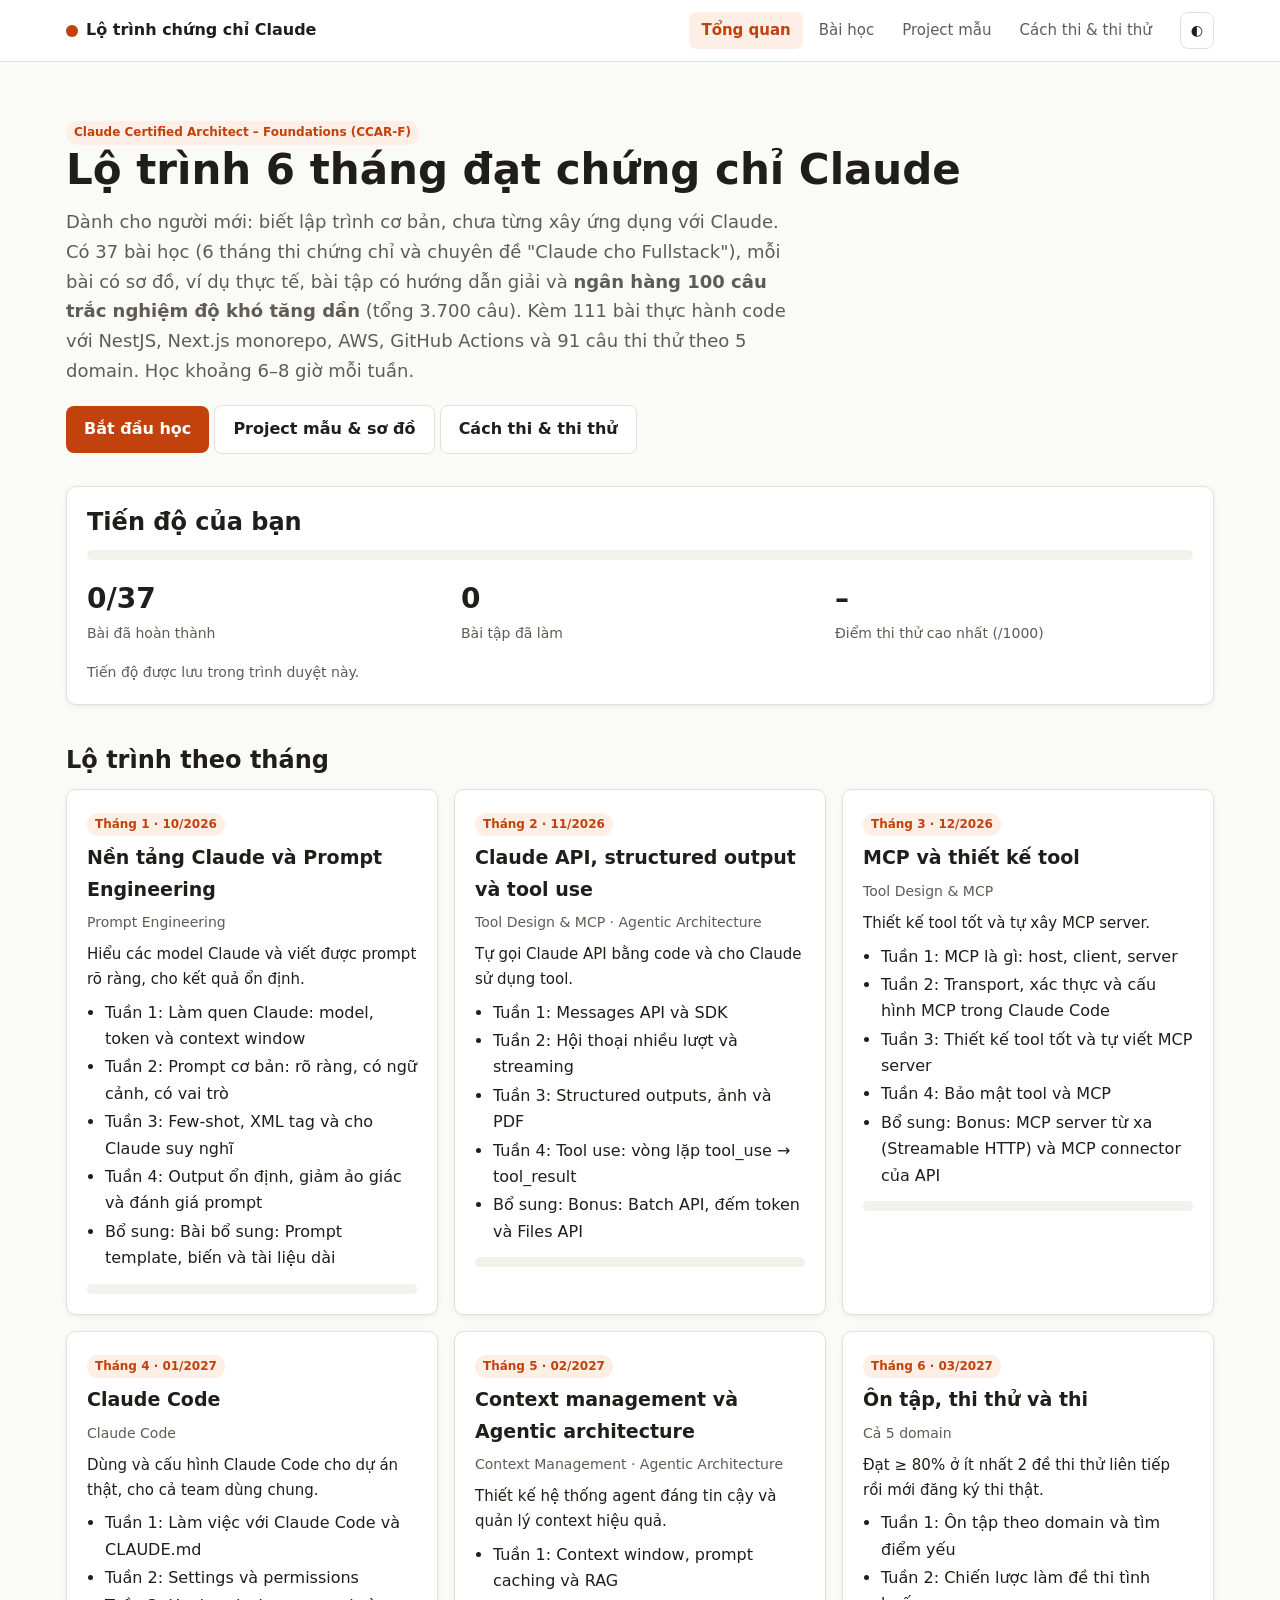
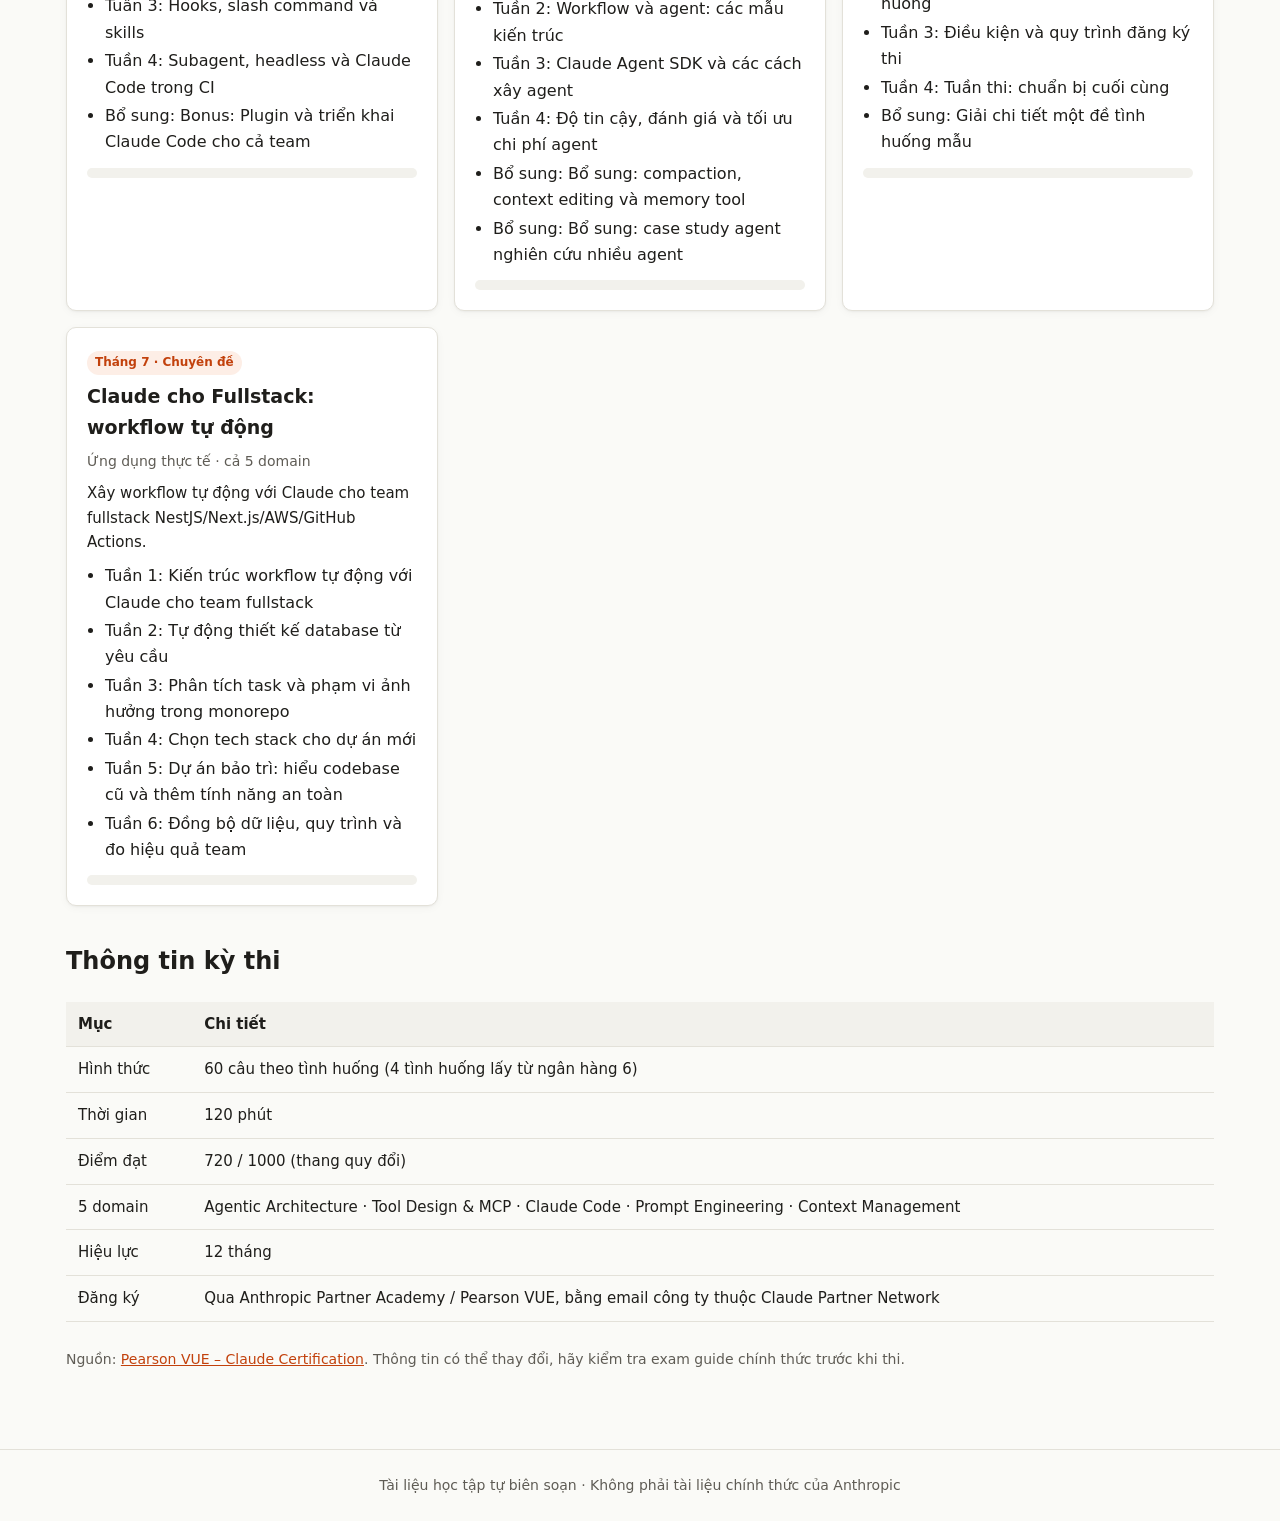
<file: docs/index.html>
<!doctype html>
<html lang="vi">
<head>
  <meta charset="utf-8">
  <meta name="viewport" content="width=device-width, initial-scale=1">
  <title>Lộ trình chứng chỉ Claude</title>
  <meta name="description" content="Lộ trình 6 tháng cho người mới bắt đầu để đạt chứng chỉ Claude Certified Architect – Foundations.">
  <link rel="stylesheet" href="assets/css/style.css">
</head>
<body>
  <header class="site-header"></header>

  <main class="container">
    <section class="hero">
      <span class="tag accent">Claude Certified Architect – Foundations (CCAR-F)</span>
      <h1>Lộ trình 6 tháng đạt chứng chỉ Claude</h1>
      <p>Dành cho người mới: biết lập trình cơ bản, chưa từng xây ứng dụng với Claude. Có 37 bài học (6 tháng thi chứng chỉ và chuyên đề "Claude cho Fullstack"), mỗi bài có sơ đồ, ví dụ thực tế, bài tập có hướng dẫn giải và <strong>ngân hàng 100 câu trắc nghiệm độ khó tăng dần</strong> (tổng 3.700 câu). Kèm 111 bài thực hành code với NestJS, Next.js monorepo, AWS, GitHub Actions và 91 câu thi thử theo 5 domain. Học khoảng 6–8 giờ mỗi tuần.</p>
      <a class="btn" id="continue-btn" href="lesson.html">Bắt đầu học</a>
      <a class="btn secondary" href="project.html">Project mẫu &amp; sơ đồ</a>
      <a class="btn secondary" href="exam.html">Cách thi &amp; thi thử</a>
    </section>

    <section class="card" style="margin-top:24px">
      <h2 style="margin-top:0">Tiến độ của bạn</h2>
      <div class="progress" aria-label="Tiến độ bài học"><span id="progress-bar" style="width:0"></span></div>
      <div class="stat-row">
        <div class="stat"><div class="num" id="stat-lessons">0</div><div class="lbl">Bài đã hoàn thành</div></div>
        <div class="stat"><div class="num" id="stat-exercises">0</div><div class="lbl">Bài tập đã làm</div></div>
        <div class="stat"><div class="num" id="stat-exam">–</div><div class="lbl">Điểm thi thử cao nhất (/1000)</div></div>
      </div>
      <p class="muted" style="margin:0;font-size:14px">Tiến độ được lưu trong trình duyệt này.</p>
    </section>

    <h2>Lộ trình theo tháng</h2>
    <div class="grid cols-3" id="months"></div>

    <h2>Thông tin kỳ thi</h2>
    <div class="table-wrap">
      <table>
        <tr><th>Mục</th><th>Chi tiết</th></tr>
        <tr><td>Hình thức</td><td>60 câu theo tình huống (4 tình huống lấy từ ngân hàng 6)</td></tr>
        <tr><td>Thời gian</td><td>120 phút</td></tr>
        <tr><td>Điểm đạt</td><td>720 / 1000 (thang quy đổi)</td></tr>
        <tr><td>5 domain</td><td>Agentic Architecture · Tool Design &amp; MCP · Claude Code · Prompt Engineering · Context Management</td></tr>
        <tr><td>Hiệu lực</td><td>12 tháng</td></tr>
        <tr><td>Đăng ký</td><td>Qua Anthropic Partner Academy / Pearson VUE, bằng email công ty thuộc Claude Partner Network</td></tr>
      </table>
    </div>
    <p class="muted" style="font-size:14px">Nguồn: <a href="https://www.pearsonvue.com/us/en/anthropic.html">Pearson VUE – Claude Certification</a>. Thông tin có thể thay đổi, hãy kiểm tra exam guide chính thức trước khi thi.</p>
  </main>

  <footer class="site-footer">Tài liệu học tập tự biên soạn · Không phải tài liệu chính thức của Anthropic</footer>

  <script src="assets/js/app.js"></script>
  <script src="assets/js/data/month1.js"></script>
  <script src="assets/js/data/month2.js"></script>
  <script src="assets/js/data/month3.js"></script>
  <script src="assets/js/data/month4.js"></script>
  <script src="assets/js/data/month5.js"></script>
  <script src="assets/js/data/month6.js"></script>
  <script src="assets/js/data/month7.js"></script>
  <script src="assets/js/pages/index.js"></script>
</body>
</html>
</file>
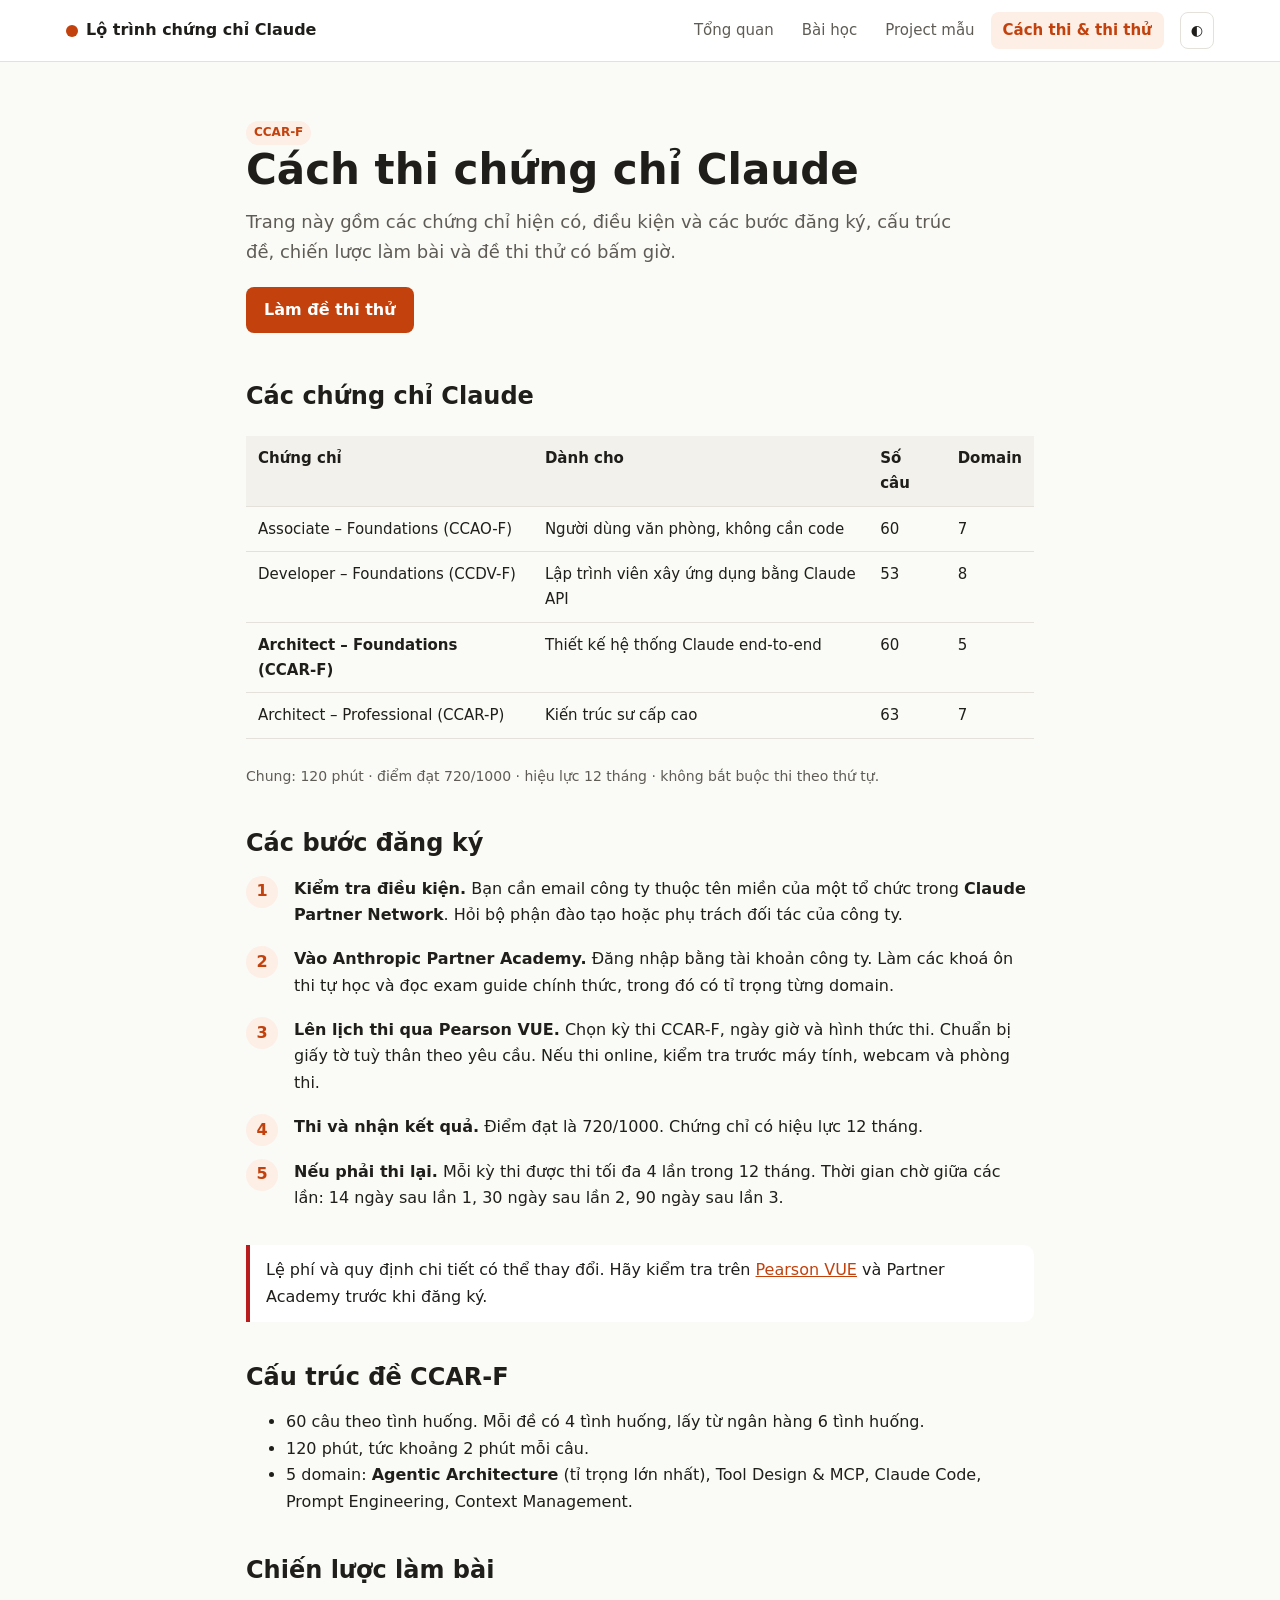
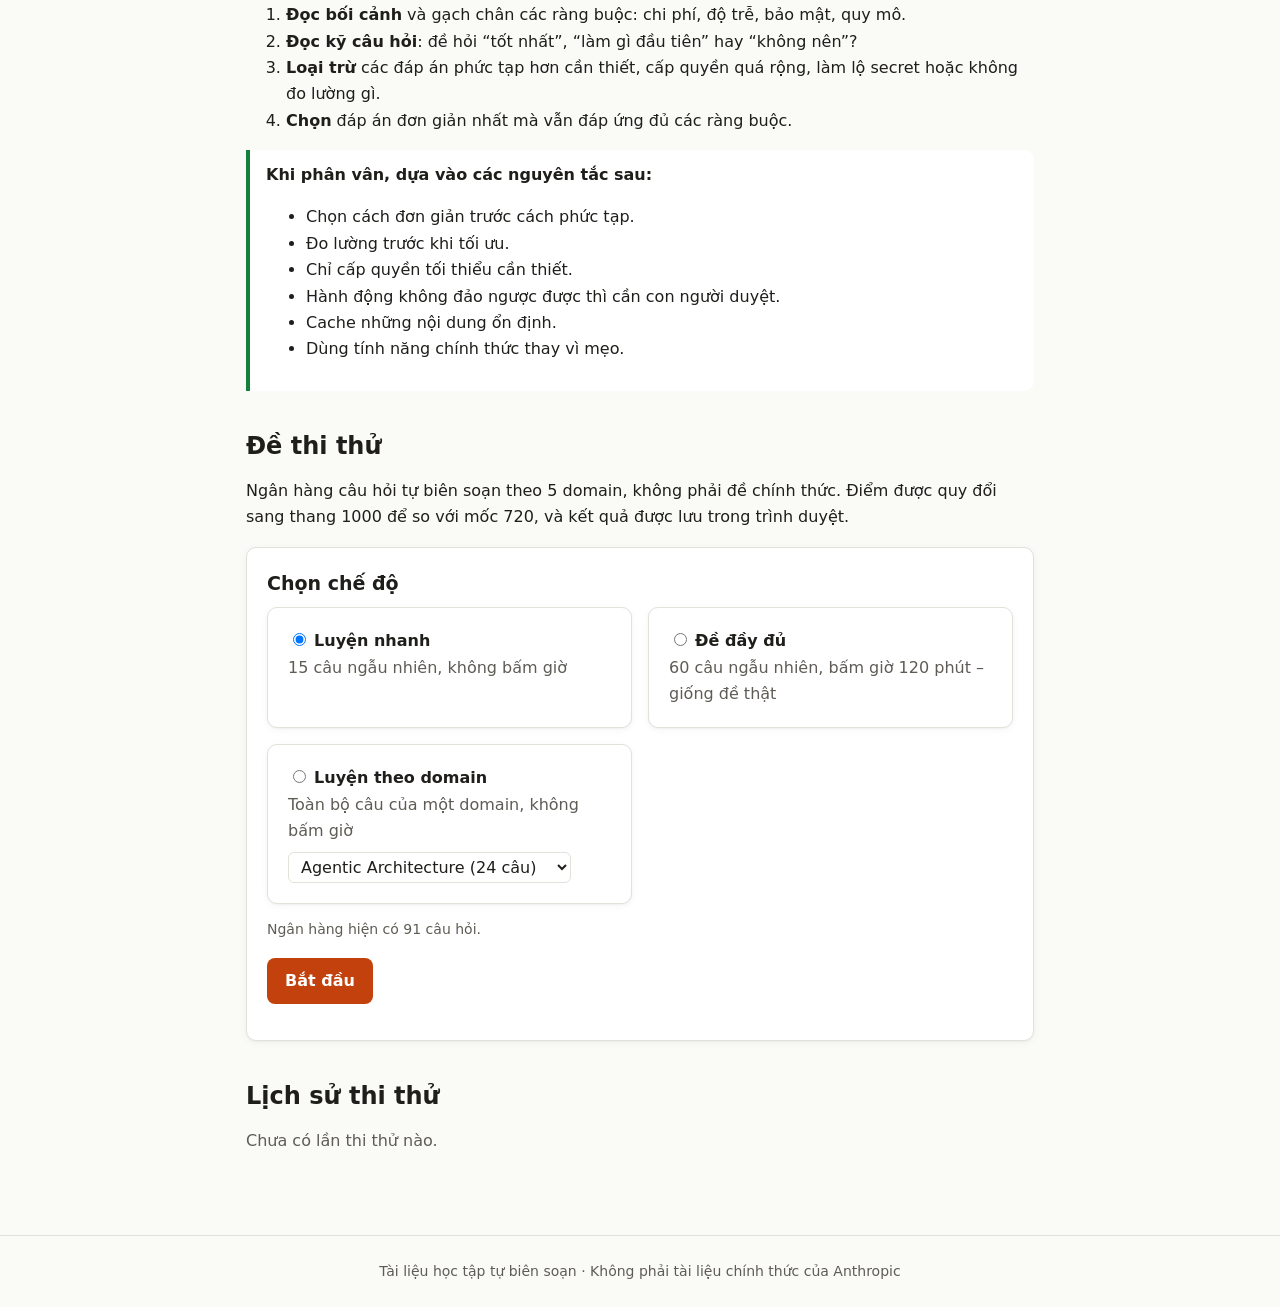
<file: docs/exam.html>
<!doctype html>
<html lang="vi">
<head>
  <meta charset="utf-8">
  <meta name="viewport" content="width=device-width, initial-scale=1">
  <title>Cách thi chứng chỉ Claude</title>
  <meta name="description" content="Hướng dẫn đăng ký, cấu trúc đề, chiến lược làm bài và đề thi thử chứng chỉ Claude Certified Architect – Foundations.">
  <link rel="stylesheet" href="assets/css/style.css">
</head>
<body>
  <header class="site-header"></header>

  <main class="container narrow">
    <section class="hero">
      <span class="tag accent">CCAR-F</span>
      <h1>Cách thi chứng chỉ Claude</h1>
      <p>Trang này gồm các chứng chỉ hiện có, điều kiện và các bước đăng ký, cấu trúc đề, chiến lược làm bài và đề thi thử có bấm giờ.</p>
      <a class="btn" href="#mock">Làm đề thi thử</a>
    </section>

    <h2>Các chứng chỉ Claude</h2>
    <div class="table-wrap">
      <table>
        <tr><th>Chứng chỉ</th><th>Dành cho</th><th>Số câu</th><th>Domain</th></tr>
        <tr><td>Associate – Foundations (CCAO-F)</td><td>Người dùng văn phòng, không cần code</td><td>60</td><td>7</td></tr>
        <tr><td>Developer – Foundations (CCDV-F)</td><td>Lập trình viên xây ứng dụng bằng Claude API</td><td>53</td><td>8</td></tr>
        <tr><td><strong>Architect – Foundations (CCAR-F)</strong></td><td>Thiết kế hệ thống Claude end-to-end</td><td>60</td><td>5</td></tr>
        <tr><td>Architect – Professional (CCAR-P)</td><td>Kiến trúc sư cấp cao</td><td>63</td><td>7</td></tr>
      </table>
    </div>
    <p class="muted" style="font-size:14px">Chung: 120 phút · điểm đạt 720/1000 · hiệu lực 12 tháng · không bắt buộc thi theo thứ tự.</p>

    <h2>Các bước đăng ký</h2>
    <ol class="steps">
      <li><strong>Kiểm tra điều kiện.</strong> Bạn cần email công ty thuộc tên miền của một tổ chức trong <strong>Claude Partner Network</strong>. Hỏi bộ phận đào tạo hoặc phụ trách đối tác của công ty.</li>
      <li><strong>Vào Anthropic Partner Academy.</strong> Đăng nhập bằng tài khoản công ty. Làm các khoá ôn thi tự học và đọc exam guide chính thức, trong đó có tỉ trọng từng domain.</li>
      <li><strong>Lên lịch thi qua Pearson VUE.</strong> Chọn kỳ thi CCAR-F, ngày giờ và hình thức thi. Chuẩn bị giấy tờ tuỳ thân theo yêu cầu. Nếu thi online, kiểm tra trước máy tính, webcam và phòng thi.</li>
      <li><strong>Thi và nhận kết quả.</strong> Điểm đạt là 720/1000. Chứng chỉ có hiệu lực 12 tháng.</li>
      <li><strong>Nếu phải thi lại.</strong> Mỗi kỳ thi được thi tối đa 4 lần trong 12 tháng. Thời gian chờ giữa các lần: 14 ngày sau lần 1, 30 ngày sau lần 2, 90 ngày sau lần 3.</li>
    </ol>
    <div class="callout warn">Lệ phí và quy định chi tiết có thể thay đổi. Hãy kiểm tra trên <a href="https://www.pearsonvue.com/us/en/anthropic.html" target="_blank" rel="noopener">Pearson VUE</a> và Partner Academy trước khi đăng ký.</div>

    <h2>Cấu trúc đề CCAR-F</h2>
    <ul>
      <li>60 câu theo tình huống. Mỗi đề có 4 tình huống, lấy từ ngân hàng 6 tình huống.</li>
      <li>120 phút, tức khoảng 2 phút mỗi câu.</li>
      <li>5 domain: <strong>Agentic Architecture</strong> (tỉ trọng lớn nhất), Tool Design &amp; MCP, Claude Code, Prompt Engineering, Context Management.</li>
    </ul>

    <h2>Chiến lược làm bài</h2>
    <ol>
      <li><strong>Đọc bối cảnh</strong> và gạch chân các ràng buộc: chi phí, độ trễ, bảo mật, quy mô.</li>
      <li><strong>Đọc kỹ câu hỏi</strong>: đề hỏi “tốt nhất”, “làm gì đầu tiên” hay “không nên”?</li>
      <li><strong>Loại trừ</strong> các đáp án phức tạp hơn cần thiết, cấp quyền quá rộng, làm lộ secret hoặc không đo lường gì.</li>
      <li><strong>Chọn</strong> đáp án đơn giản nhất mà vẫn đáp ứng đủ các ràng buộc.</li>
    </ol>
    <div class="callout tip"><strong>Khi phân vân, dựa vào các nguyên tắc sau:</strong>
      <ul>
        <li>Chọn cách đơn giản trước cách phức tạp.</li>
        <li>Đo lường trước khi tối ưu.</li>
        <li>Chỉ cấp quyền tối thiểu cần thiết.</li>
        <li>Hành động không đảo ngược được thì cần con người duyệt.</li>
        <li>Cache những nội dung ổn định.</li>
        <li>Dùng tính năng chính thức thay vì mẹo.</li>
      </ul>
    </div>

    <h2 id="mock">Đề thi thử</h2>
    <p>Ngân hàng câu hỏi tự biên soạn theo 5 domain, không phải đề chính thức. Điểm được quy đổi sang thang 1000 để so với mốc 720, và kết quả được lưu trong trình duyệt.</p>

    <div class="card" id="exam-setup">
      <h3 style="margin-top:0">Chọn chế độ</h3>
      <div class="grid cols-2">
        <label class="card" style="cursor:pointer">
          <input type="radio" name="mode" value="quick" checked> <strong>Luyện nhanh</strong><br>
          <span class="muted">15 câu ngẫu nhiên, không bấm giờ</span>
        </label>
        <label class="card" style="cursor:pointer">
          <input type="radio" name="mode" value="full"> <strong>Đề đầy đủ</strong><br>
          <span class="muted" id="full-desc">60 câu ngẫu nhiên, 120 phút – giống đề thật</span>
        </label>
        <label class="card" style="cursor:pointer">
          <input type="radio" name="mode" value="domain"> <strong>Luyện theo domain</strong><br>
          <span class="muted">Toàn bộ câu của một domain, không bấm giờ</span><br>
          <select id="domain-select" style="margin-top:8px;font:inherit;padding:4px 8px;border-radius:6px;border:1px solid var(--border);background:var(--surface);color:var(--text)"></select>
        </label>
      </div>
      <p class="muted" id="bank-size" style="font-size:14px;margin-bottom:0"></p>
      <p><button class="btn" type="button" id="start-btn">Bắt đầu</button></p>
    </div>

    <div id="exam-area" hidden>
      <div class="exam-bar">
        <span id="exam-progress">0 / 0 đã trả lời</span>
        <span class="timer" id="timer" aria-live="off"></span>
        <button class="btn small" type="button" id="submit-btn">Nộp bài</button>
      </div>
      <div id="exam-questions"></div>
    </div>

    <div id="exam-result" hidden></div>

    <h2>Lịch sử thi thử</h2>
    <div id="history"></div>
  </main>

  <footer class="site-footer">Tài liệu học tập tự biên soạn · Không phải tài liệu chính thức của Anthropic</footer>

  <script src="assets/js/app.js"></script>
  <script src="assets/js/exam-data.js"></script>
  <script src="assets/js/exam/extra-m1.js"></script>
  <script src="assets/js/exam/extra-m2.js"></script>
  <script src="assets/js/exam/extra-m3.js"></script>
  <script src="assets/js/exam/extra-m4.js"></script>
  <script src="assets/js/exam/extra-m5.js"></script>
  <script src="assets/js/exam/extra-m6.js"></script>
  <script src="assets/js/pages/exam.js"></script>
</body>
</html>
</file>
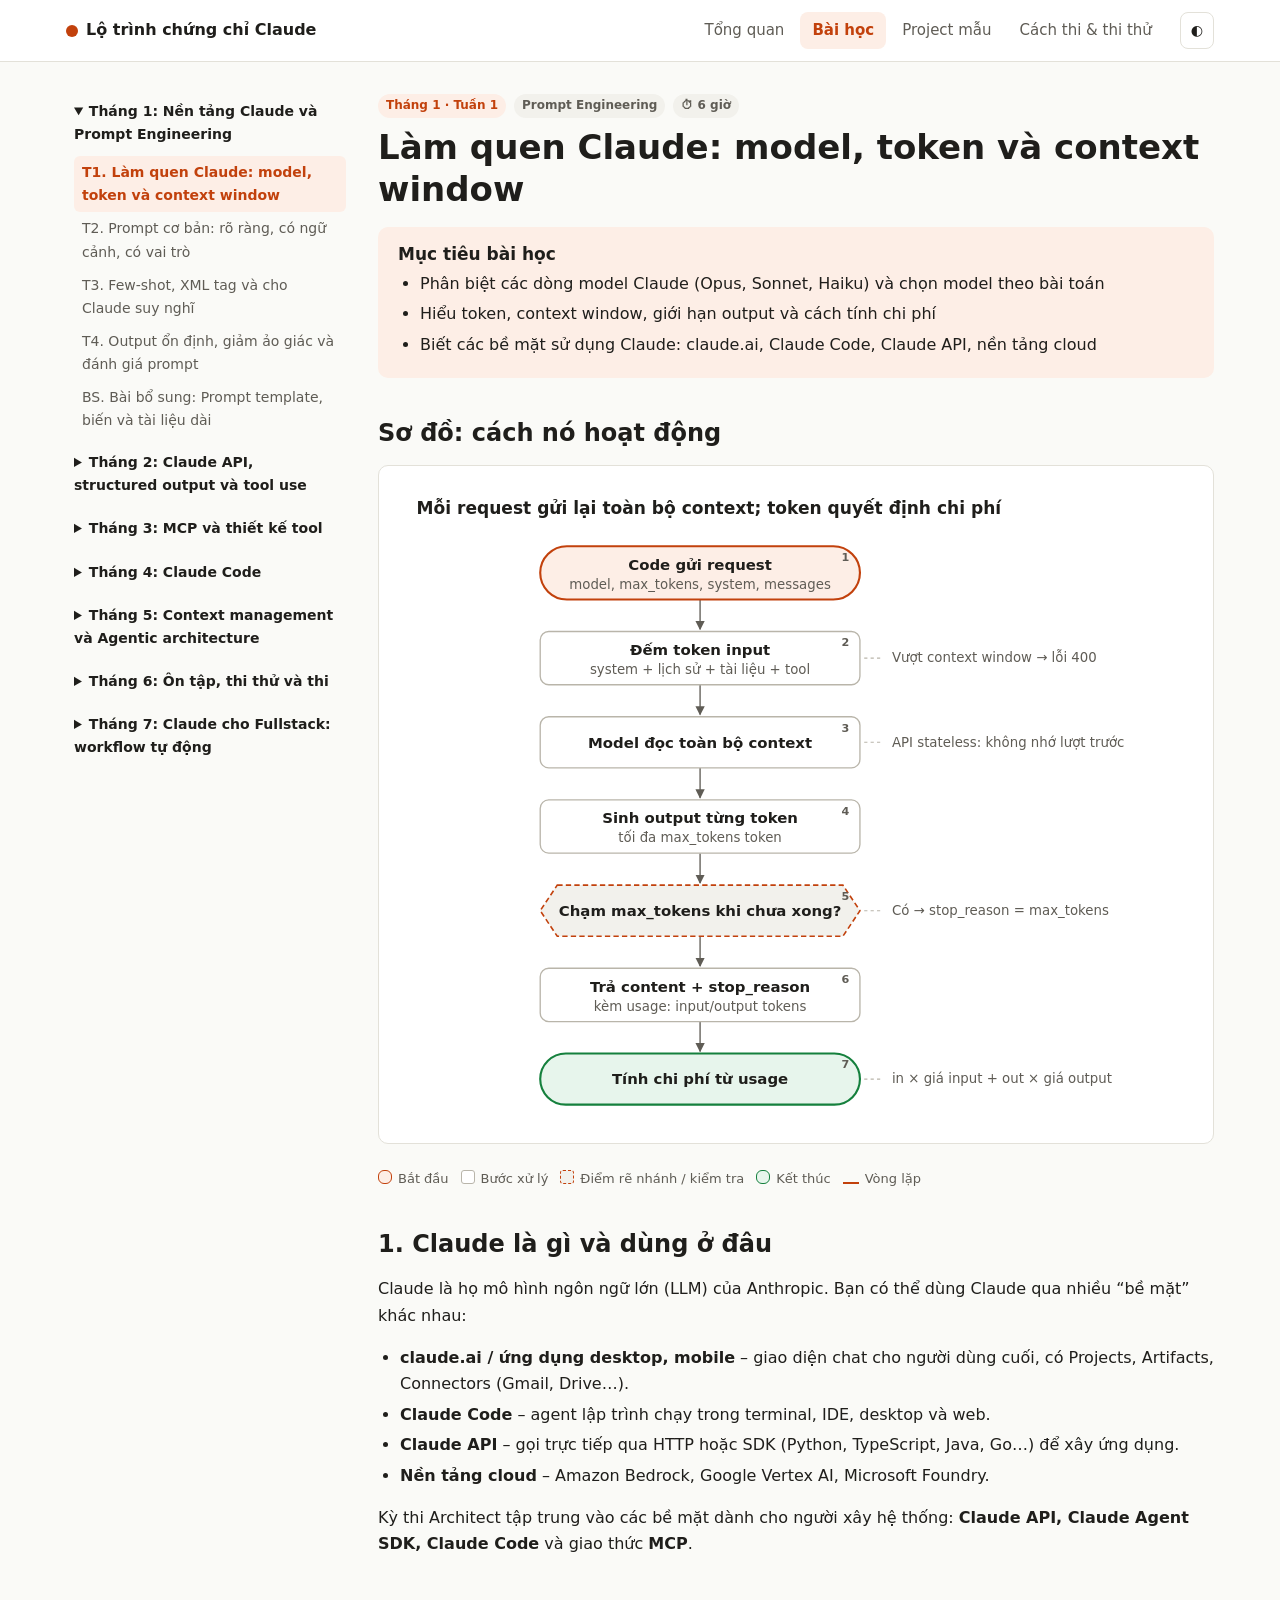
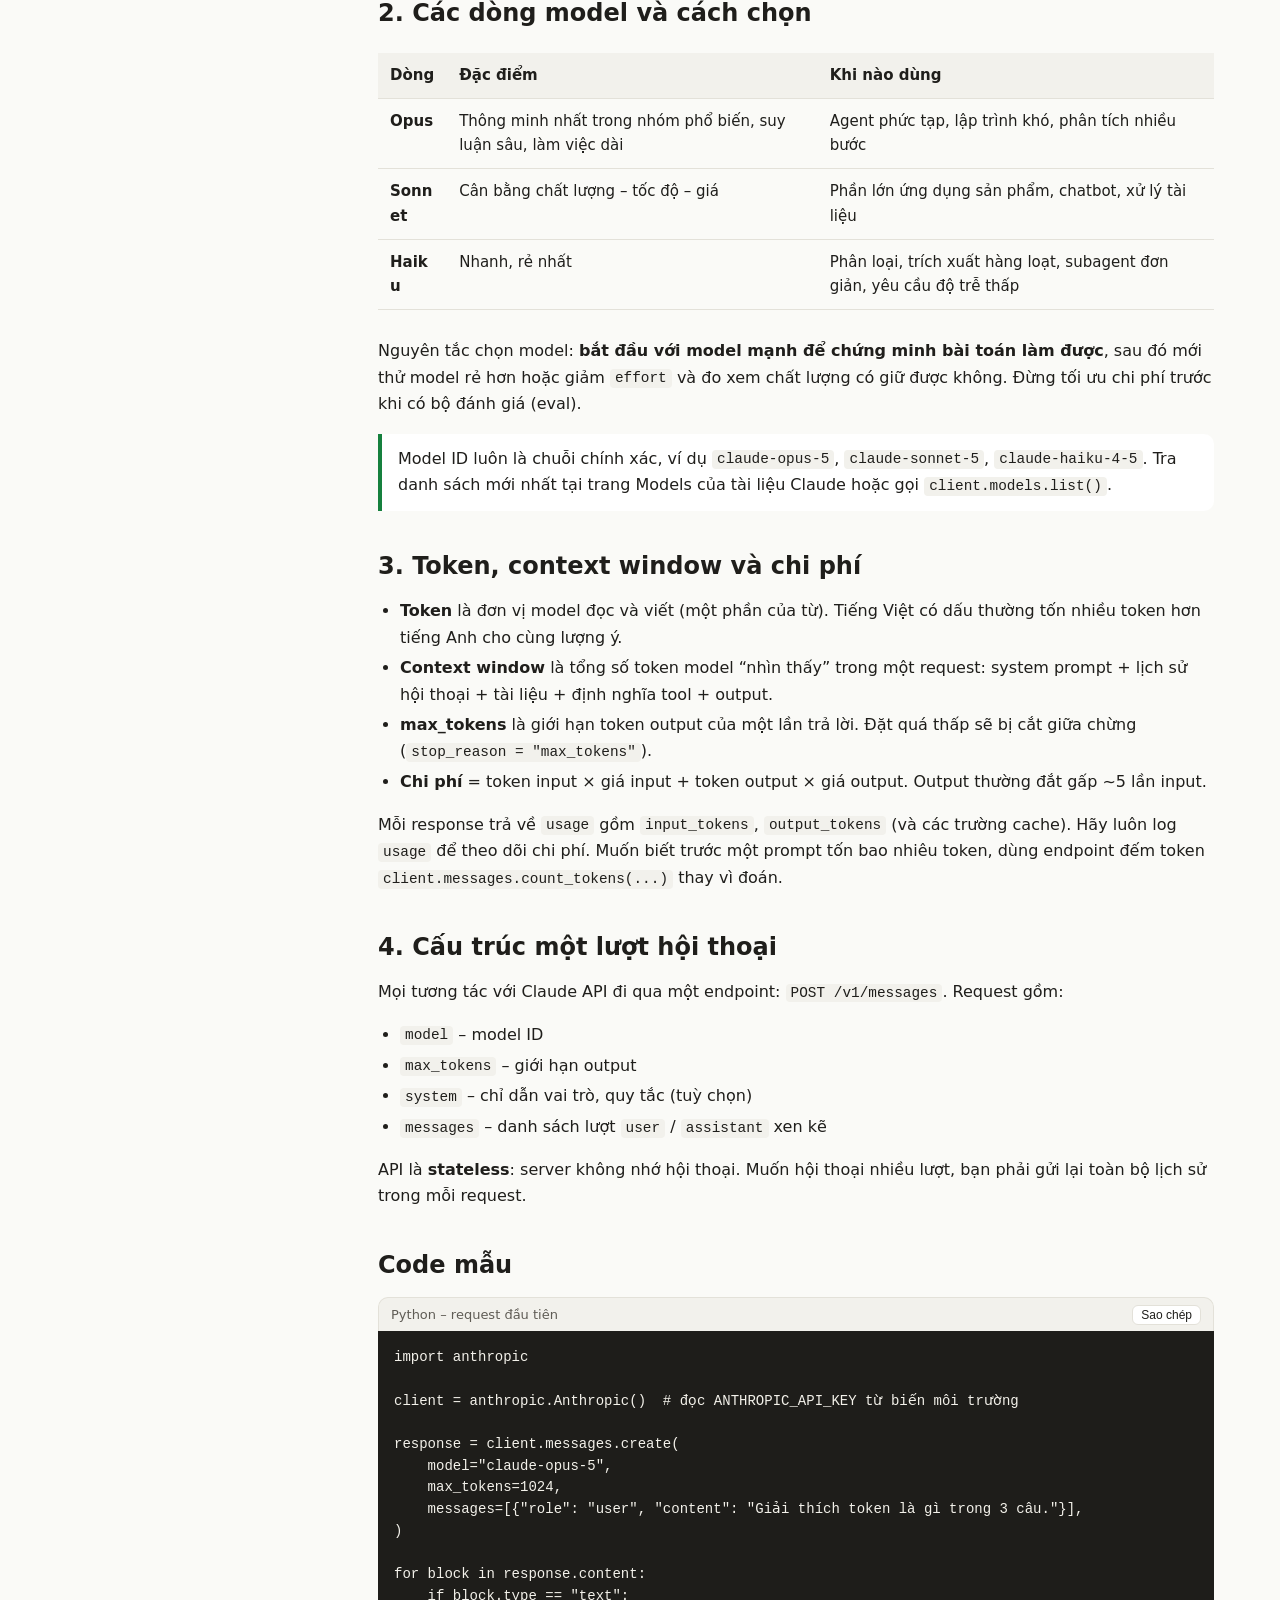
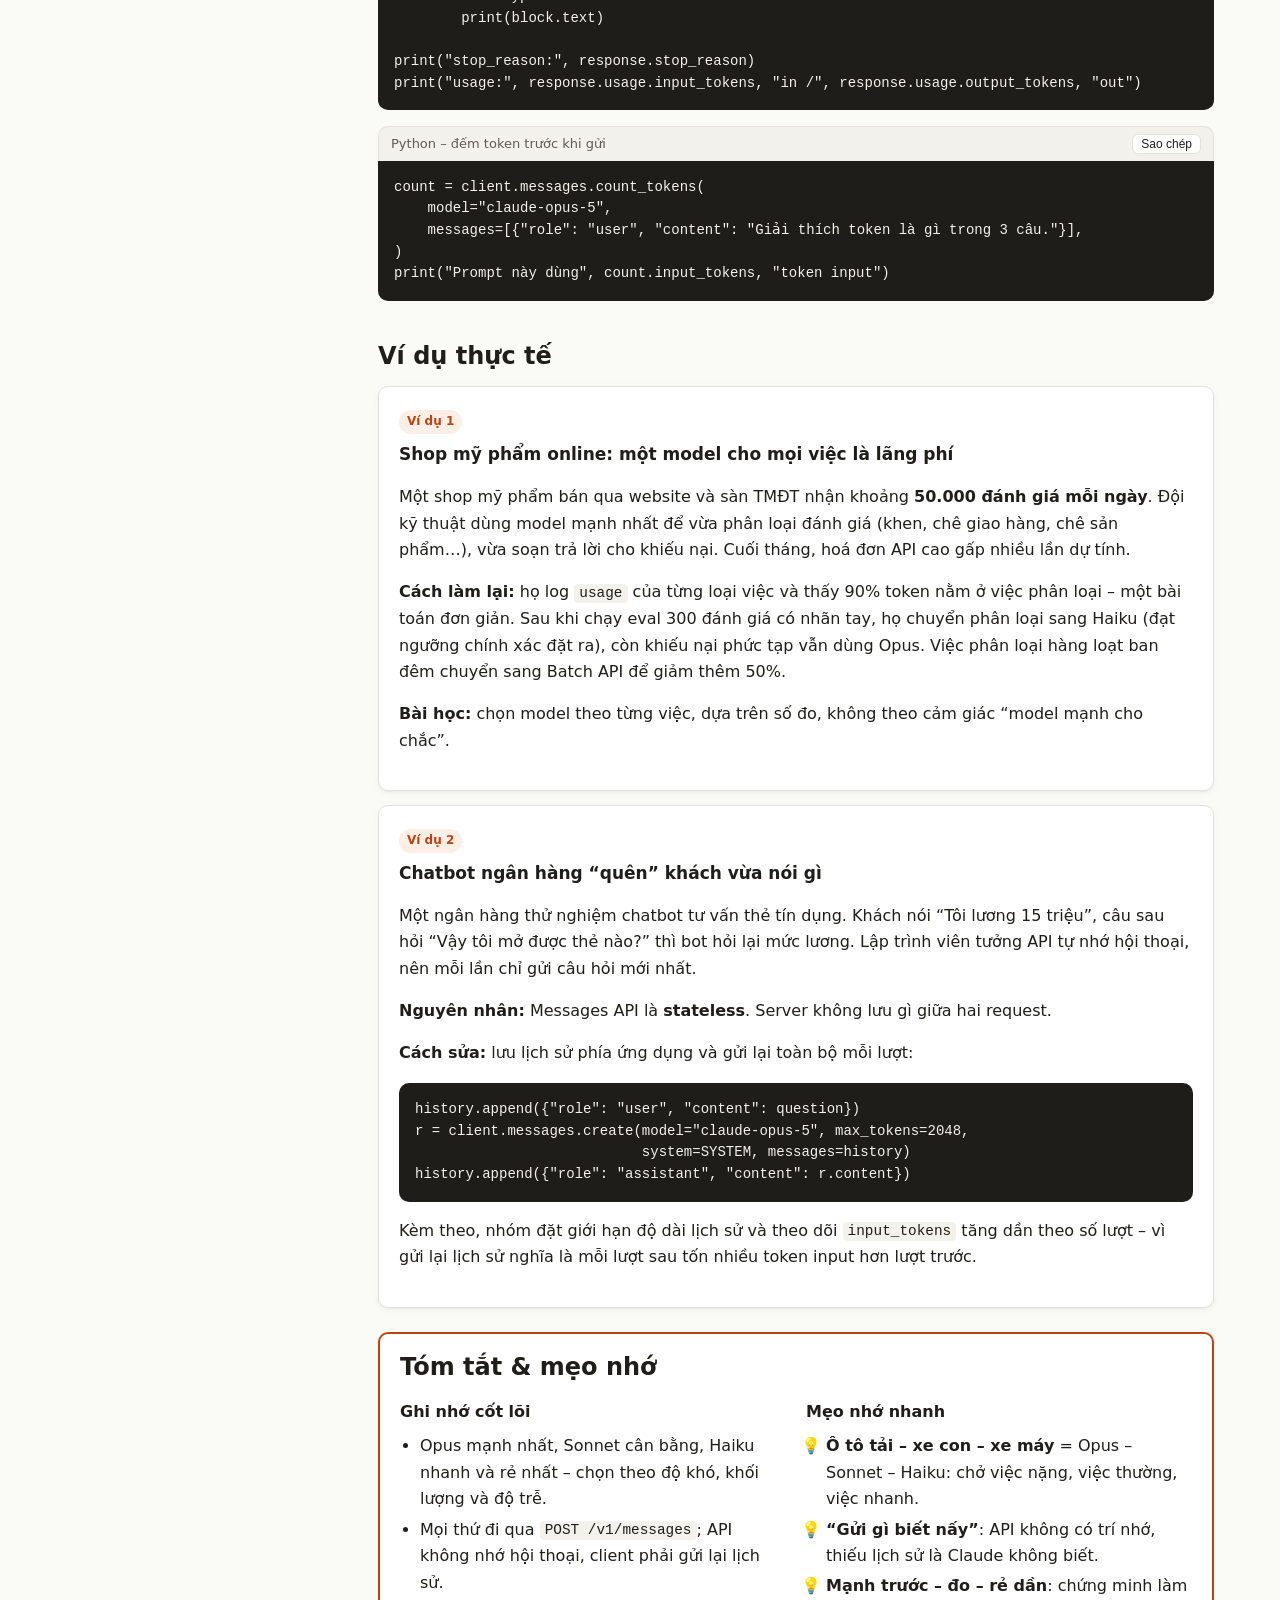
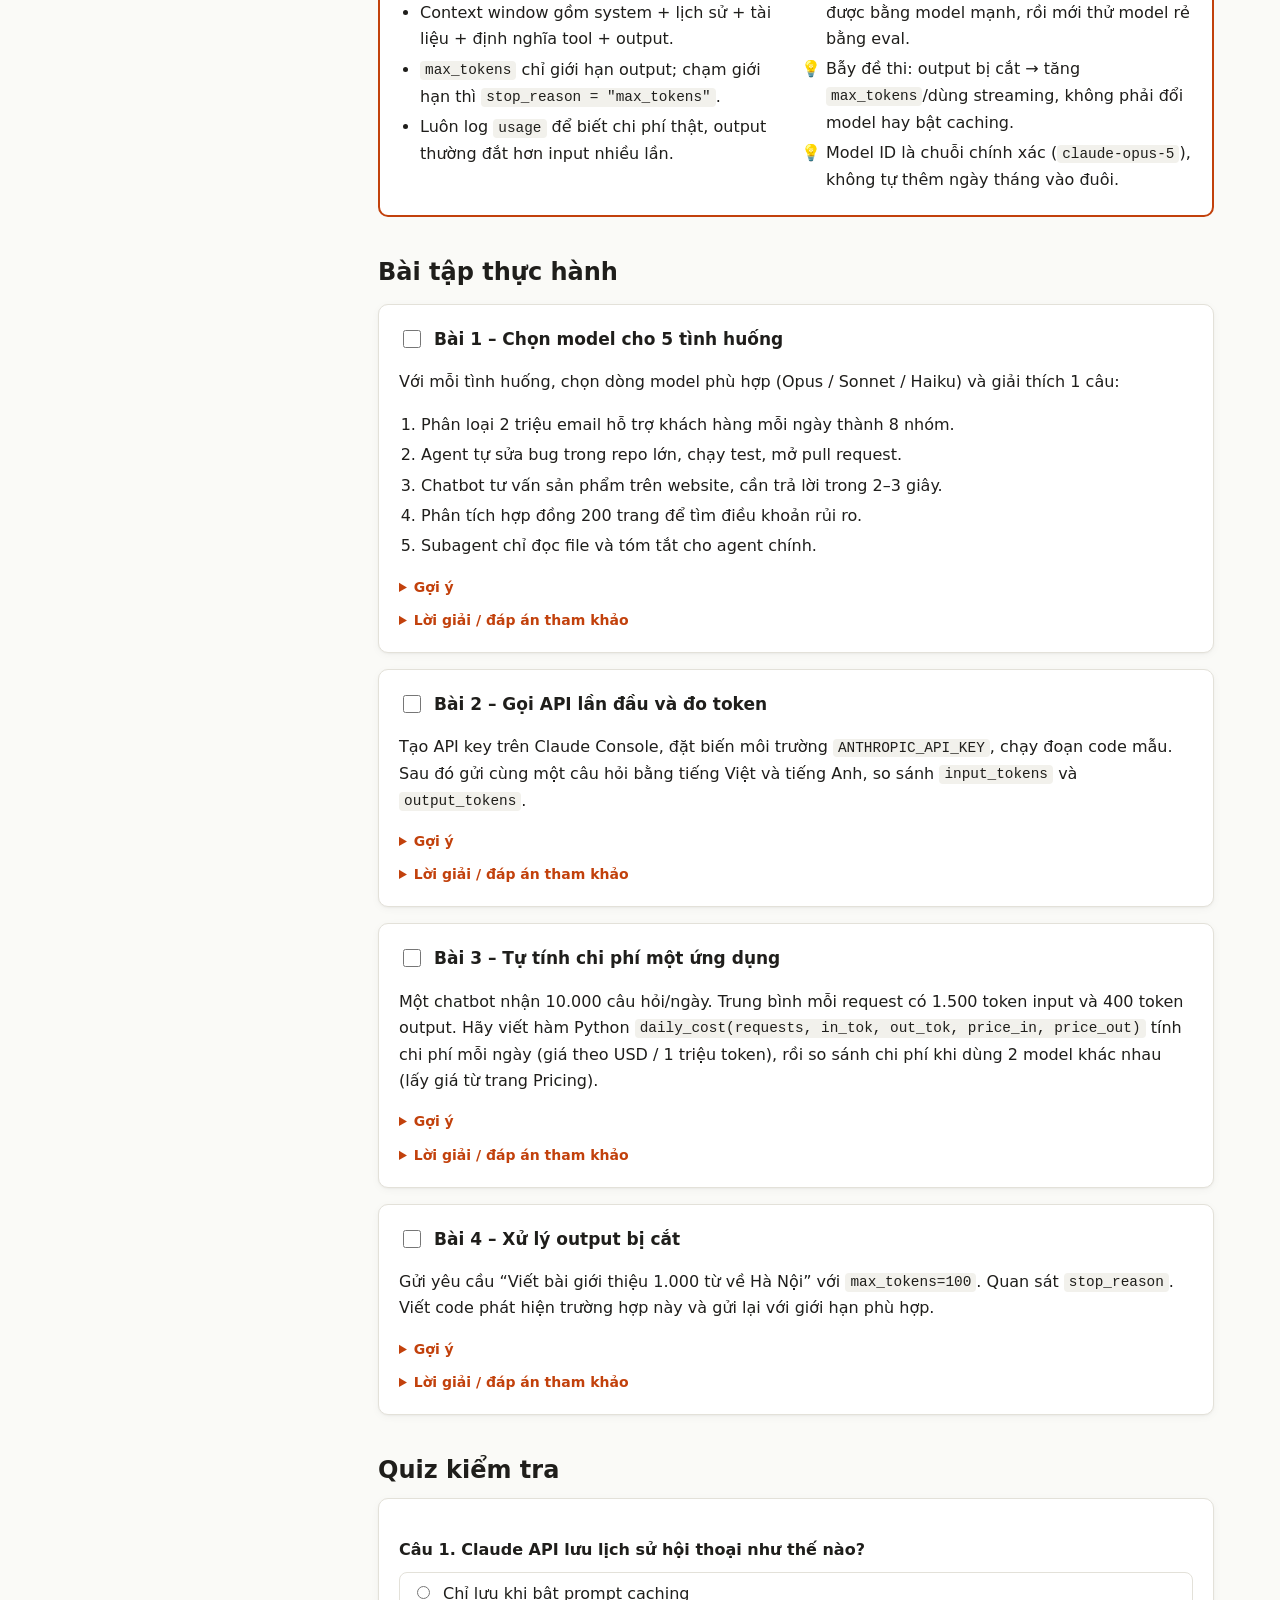
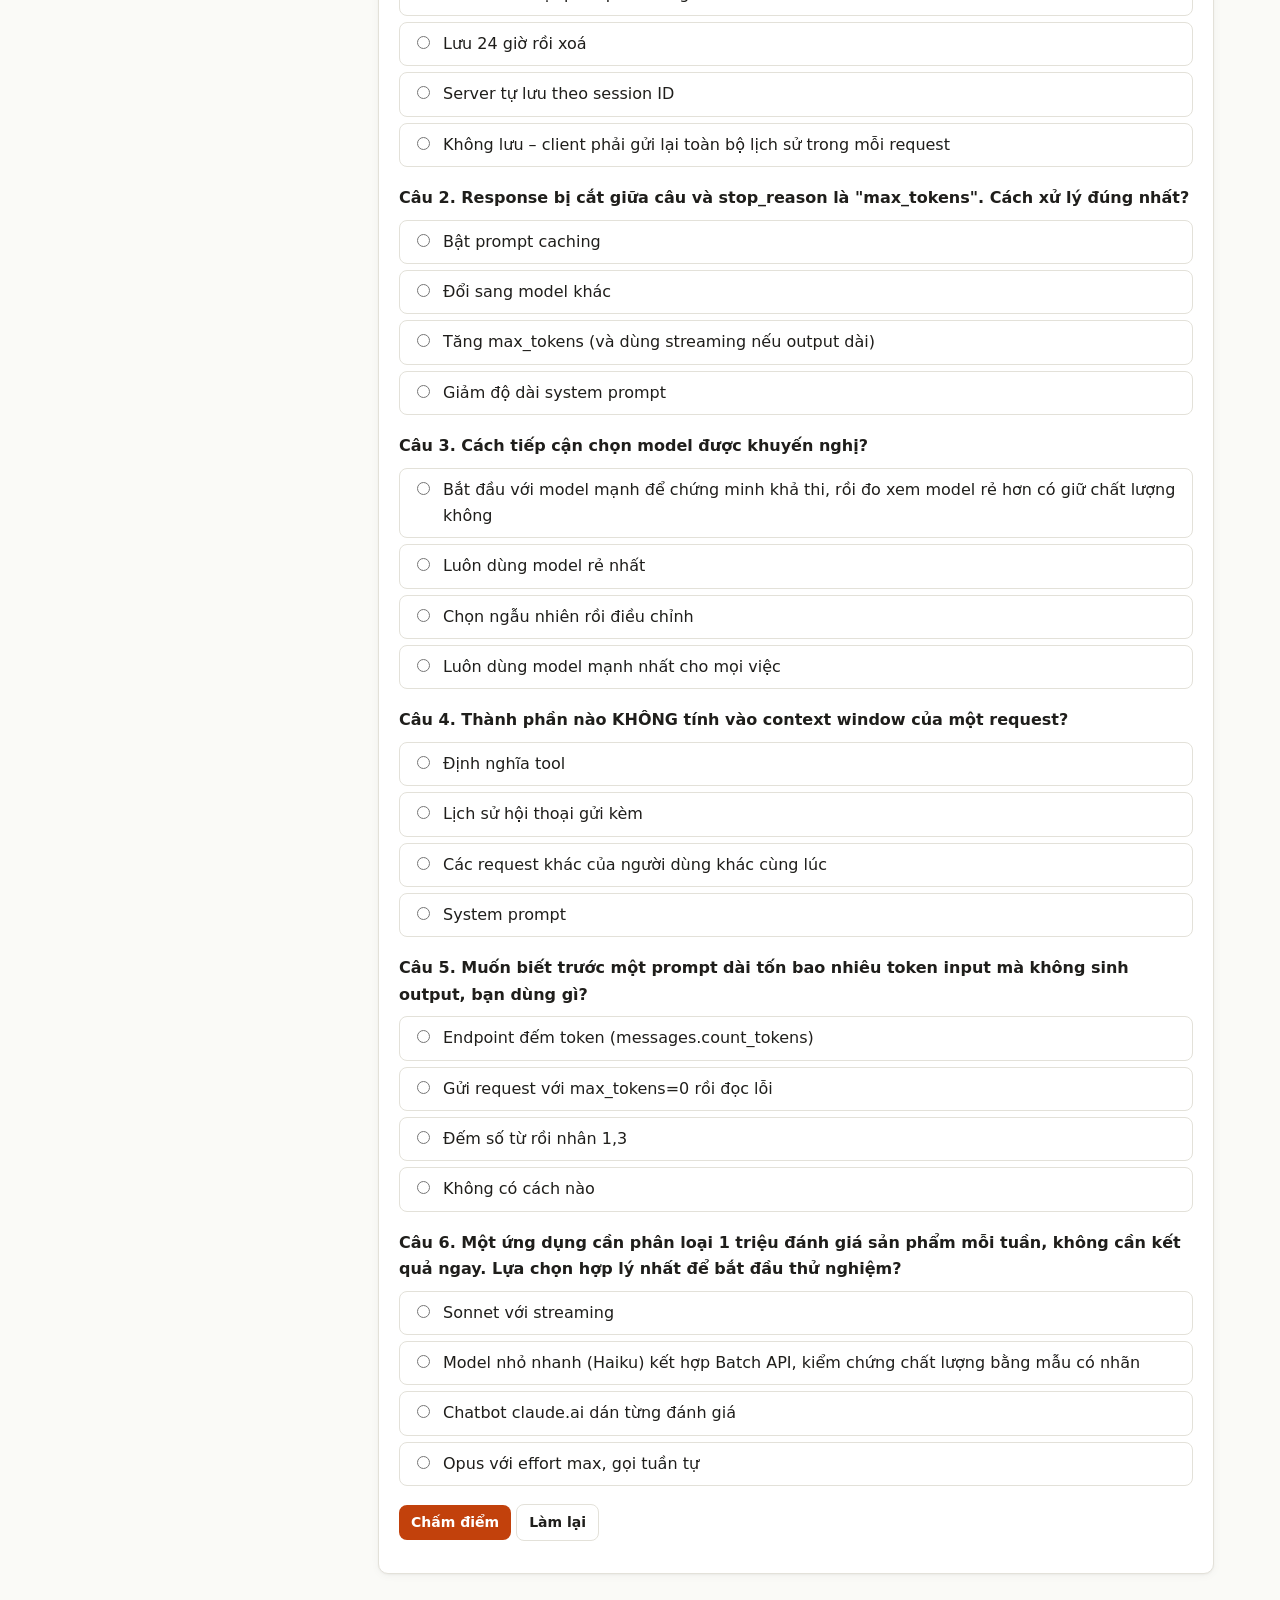
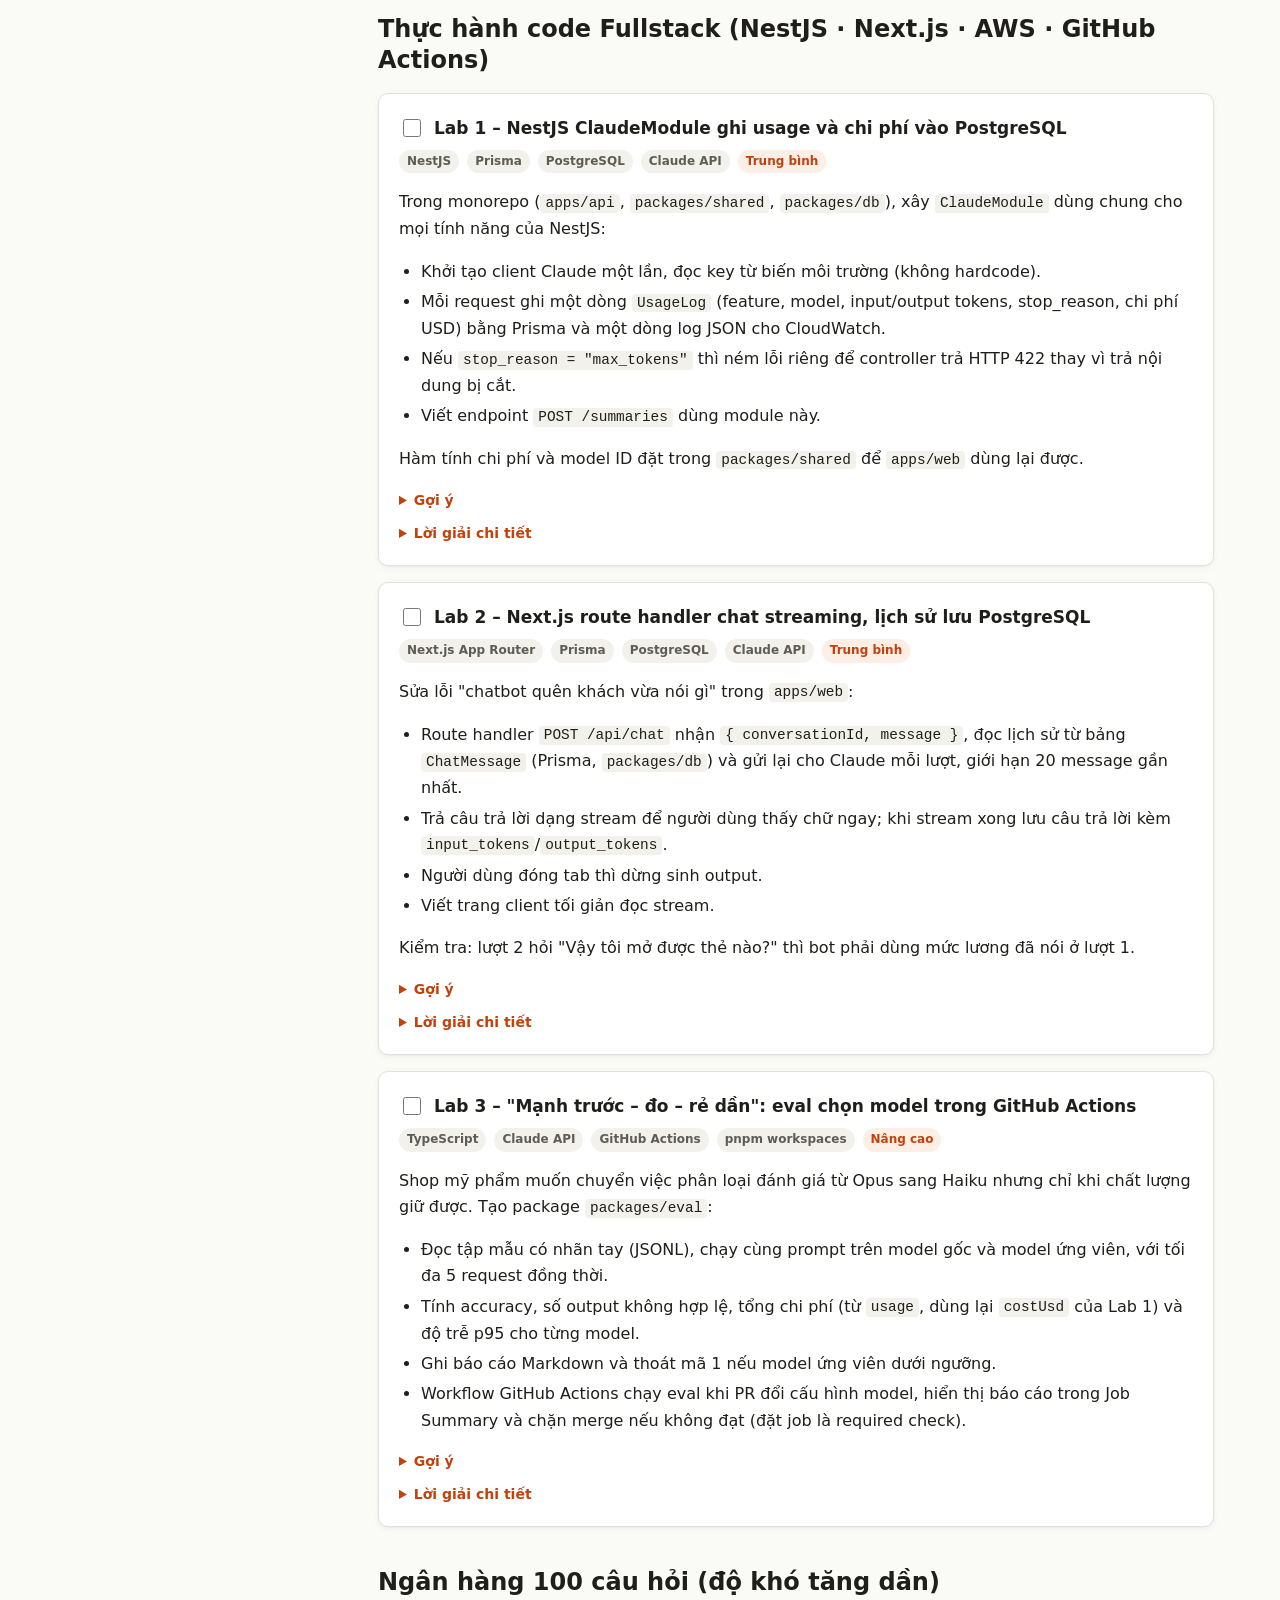
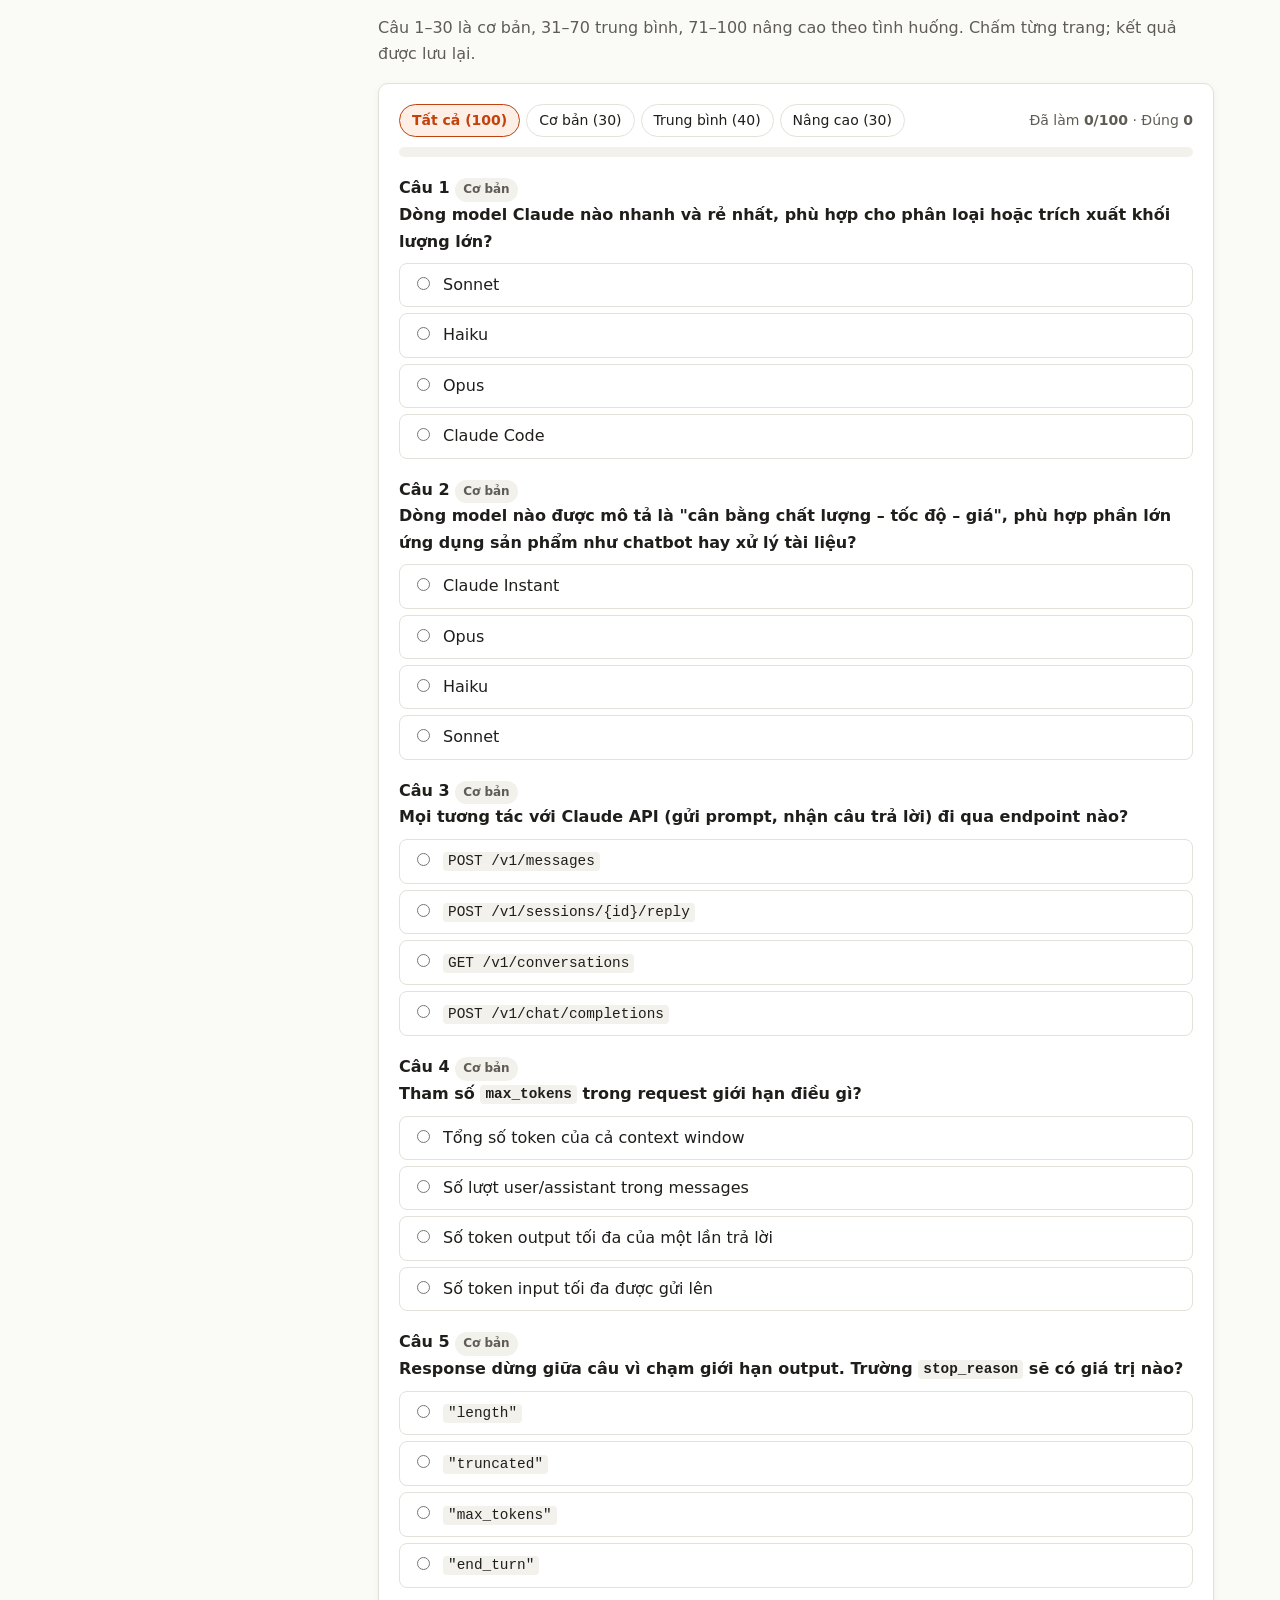
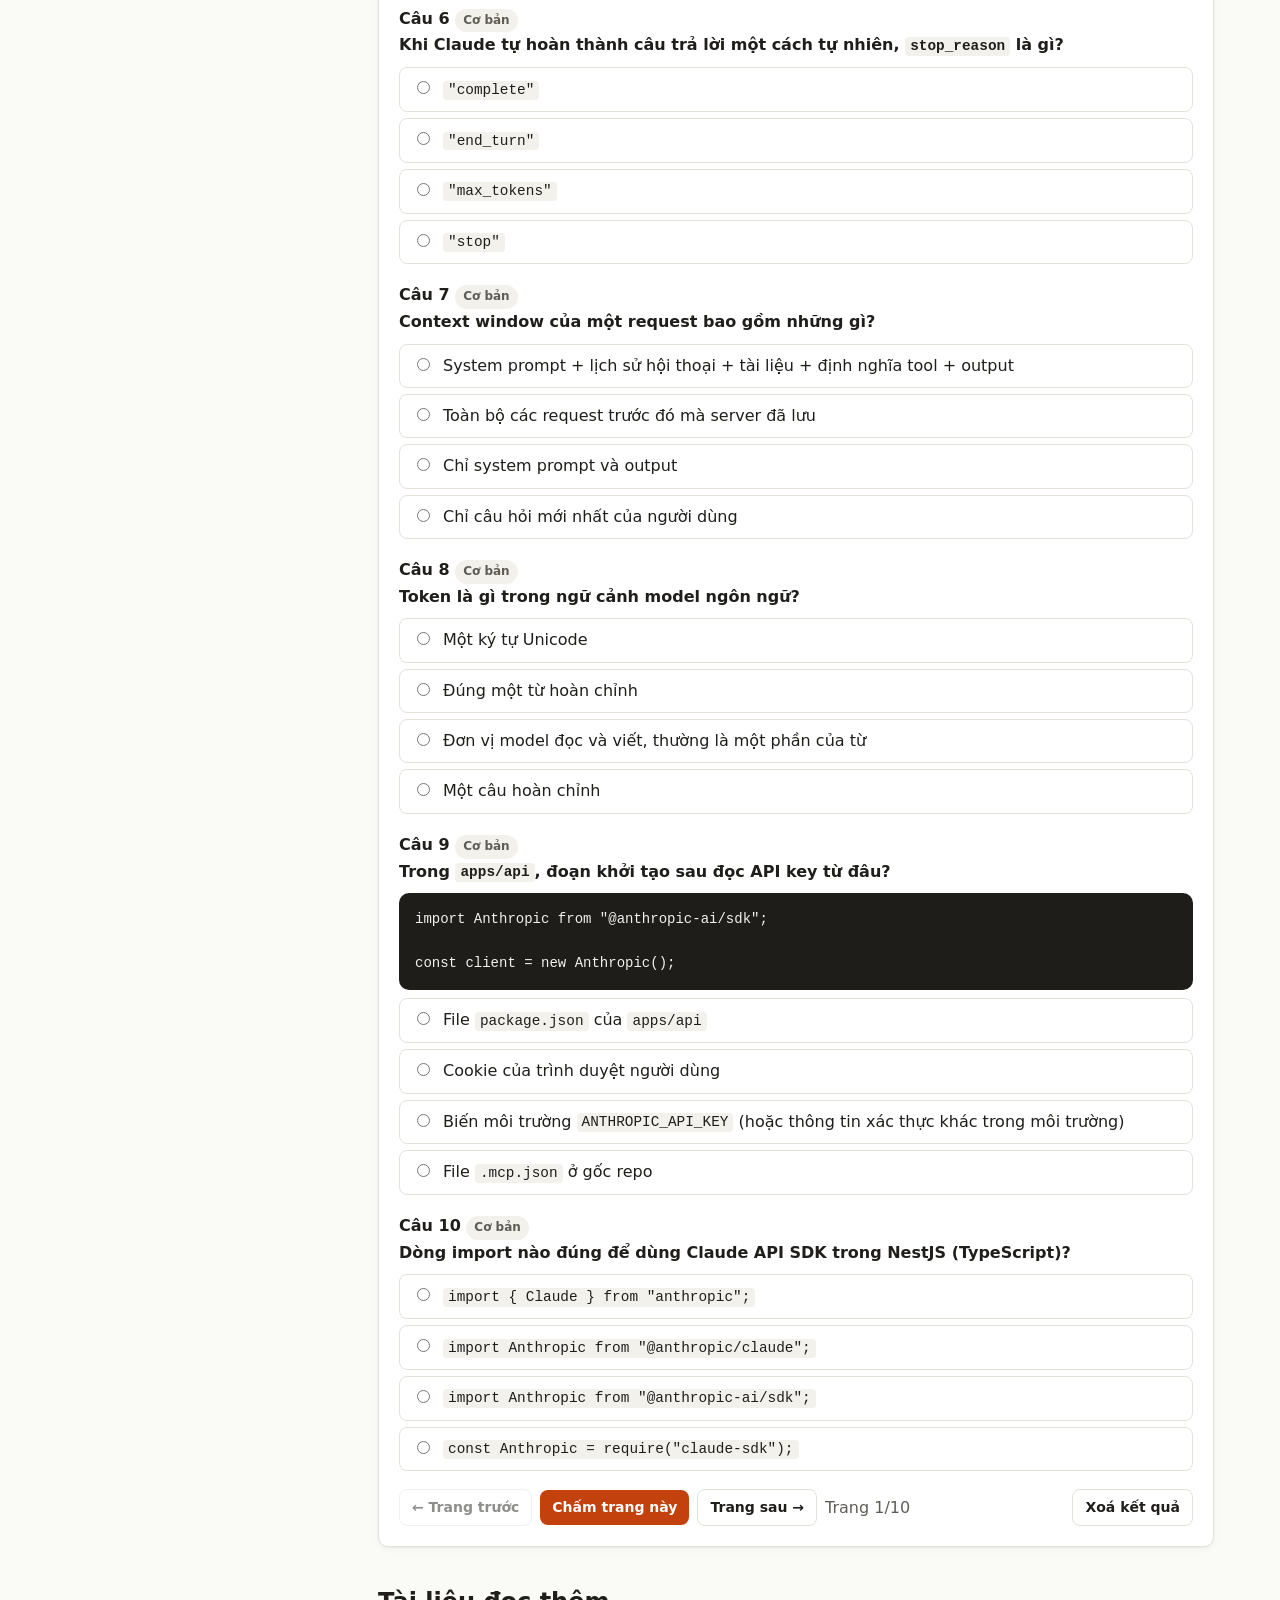
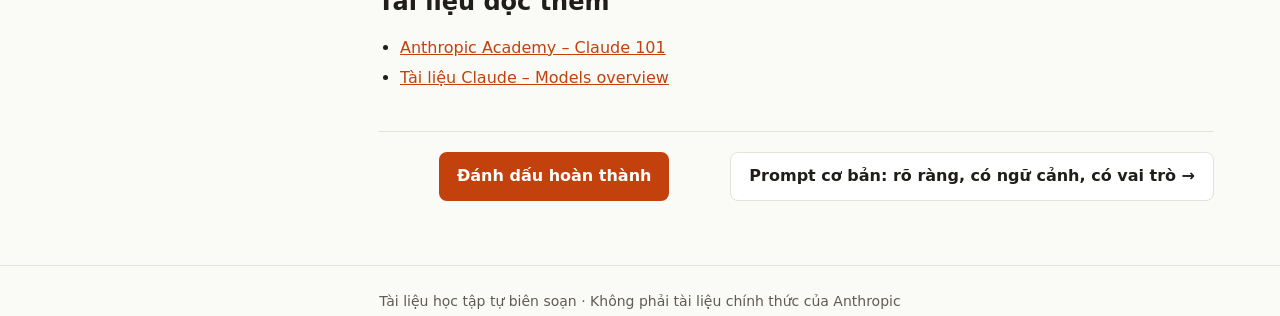
<file: docs/lesson.html>
<!doctype html>
<html lang="vi">
<head>
  <meta charset="utf-8">
  <meta name="viewport" content="width=device-width, initial-scale=1">
  <title>Bài học chứng chỉ Claude</title>
  <meta name="description" content="Bài giảng, code mẫu, bài tập và quiz cho lộ trình chứng chỉ Claude.">
  <link rel="stylesheet" href="assets/css/style.css">
</head>
<body>
  <header class="site-header"></header>

  <main class="container">
    <button class="btn secondary small sidebar-toggle" type="button" id="toggle-sidebar">☰ Danh sách bài học</button>
    <div class="lesson-layout">
      <aside class="sidebar collapsed" id="sidebar" aria-label="Danh sách bài học"></aside>
      <article class="lesson" id="lesson"></article>
    </div>
  </main>

  <footer class="site-footer">Tài liệu học tập tự biên soạn · Không phải tài liệu chính thức của Anthropic</footer>

  <script src="assets/js/app.js"></script>
  <script src="assets/js/data/month1.js"></script>
  <script src="assets/js/data/month2.js"></script>
  <script src="assets/js/data/month3.js"></script>
  <script src="assets/js/data/month4.js"></script>
  <script src="assets/js/data/month5.js"></script>
  <script src="assets/js/data/month6.js"></script>
  <script src="assets/js/data/month7.js"></script>
  <script src="assets/js/pages/lesson.js"></script>
</body>
</html>
</file>
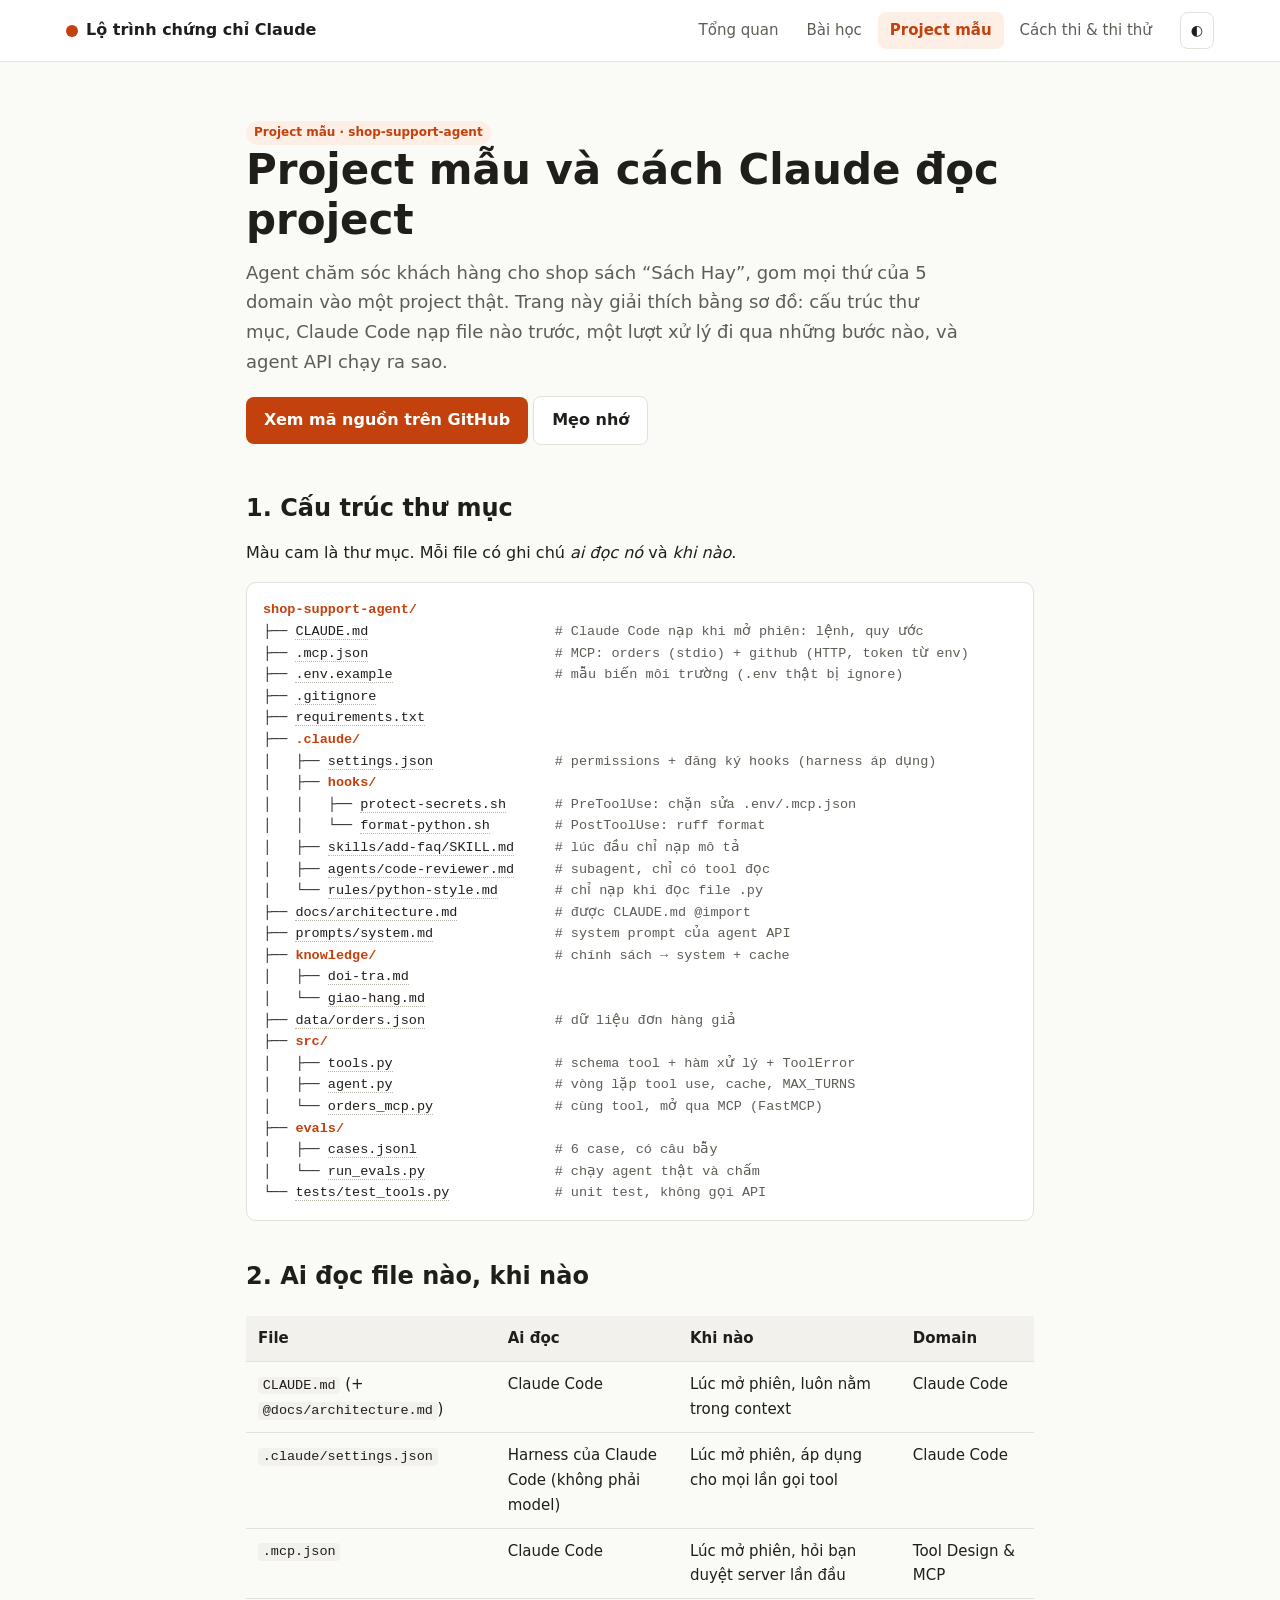
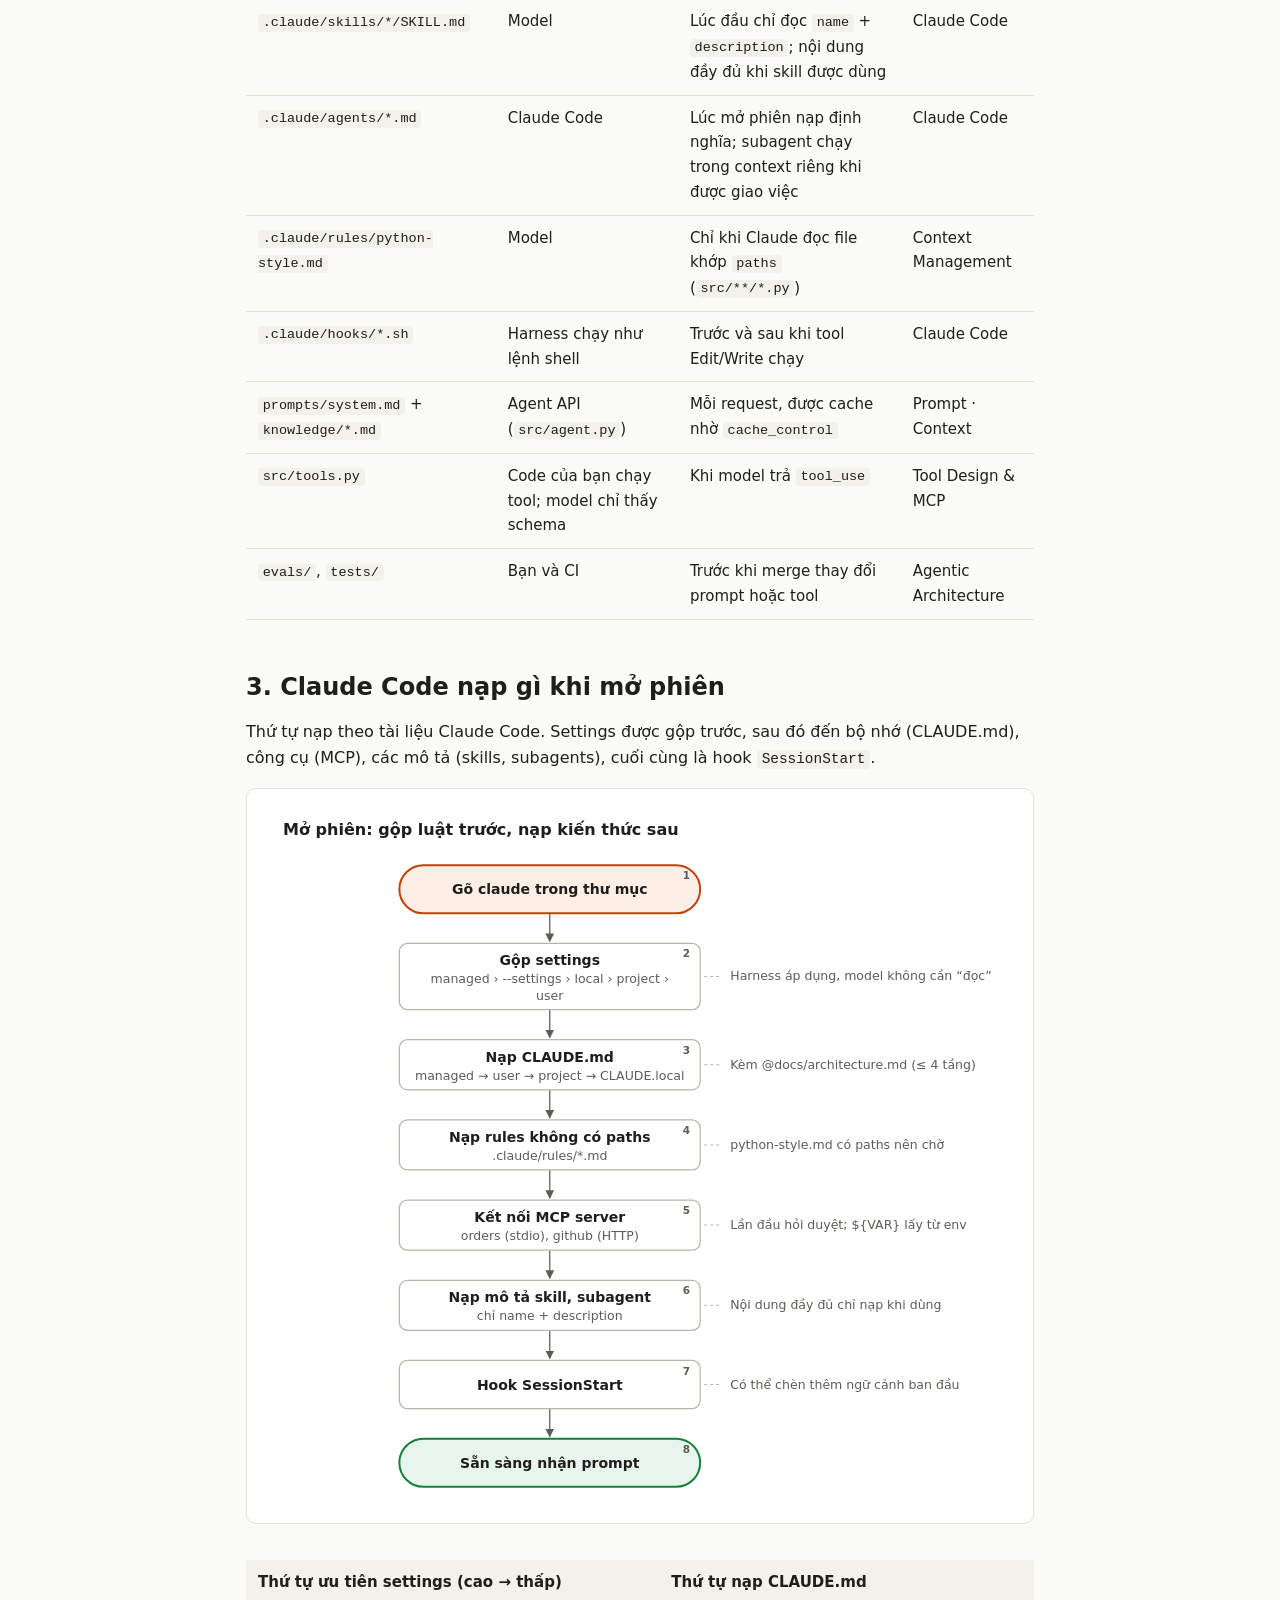
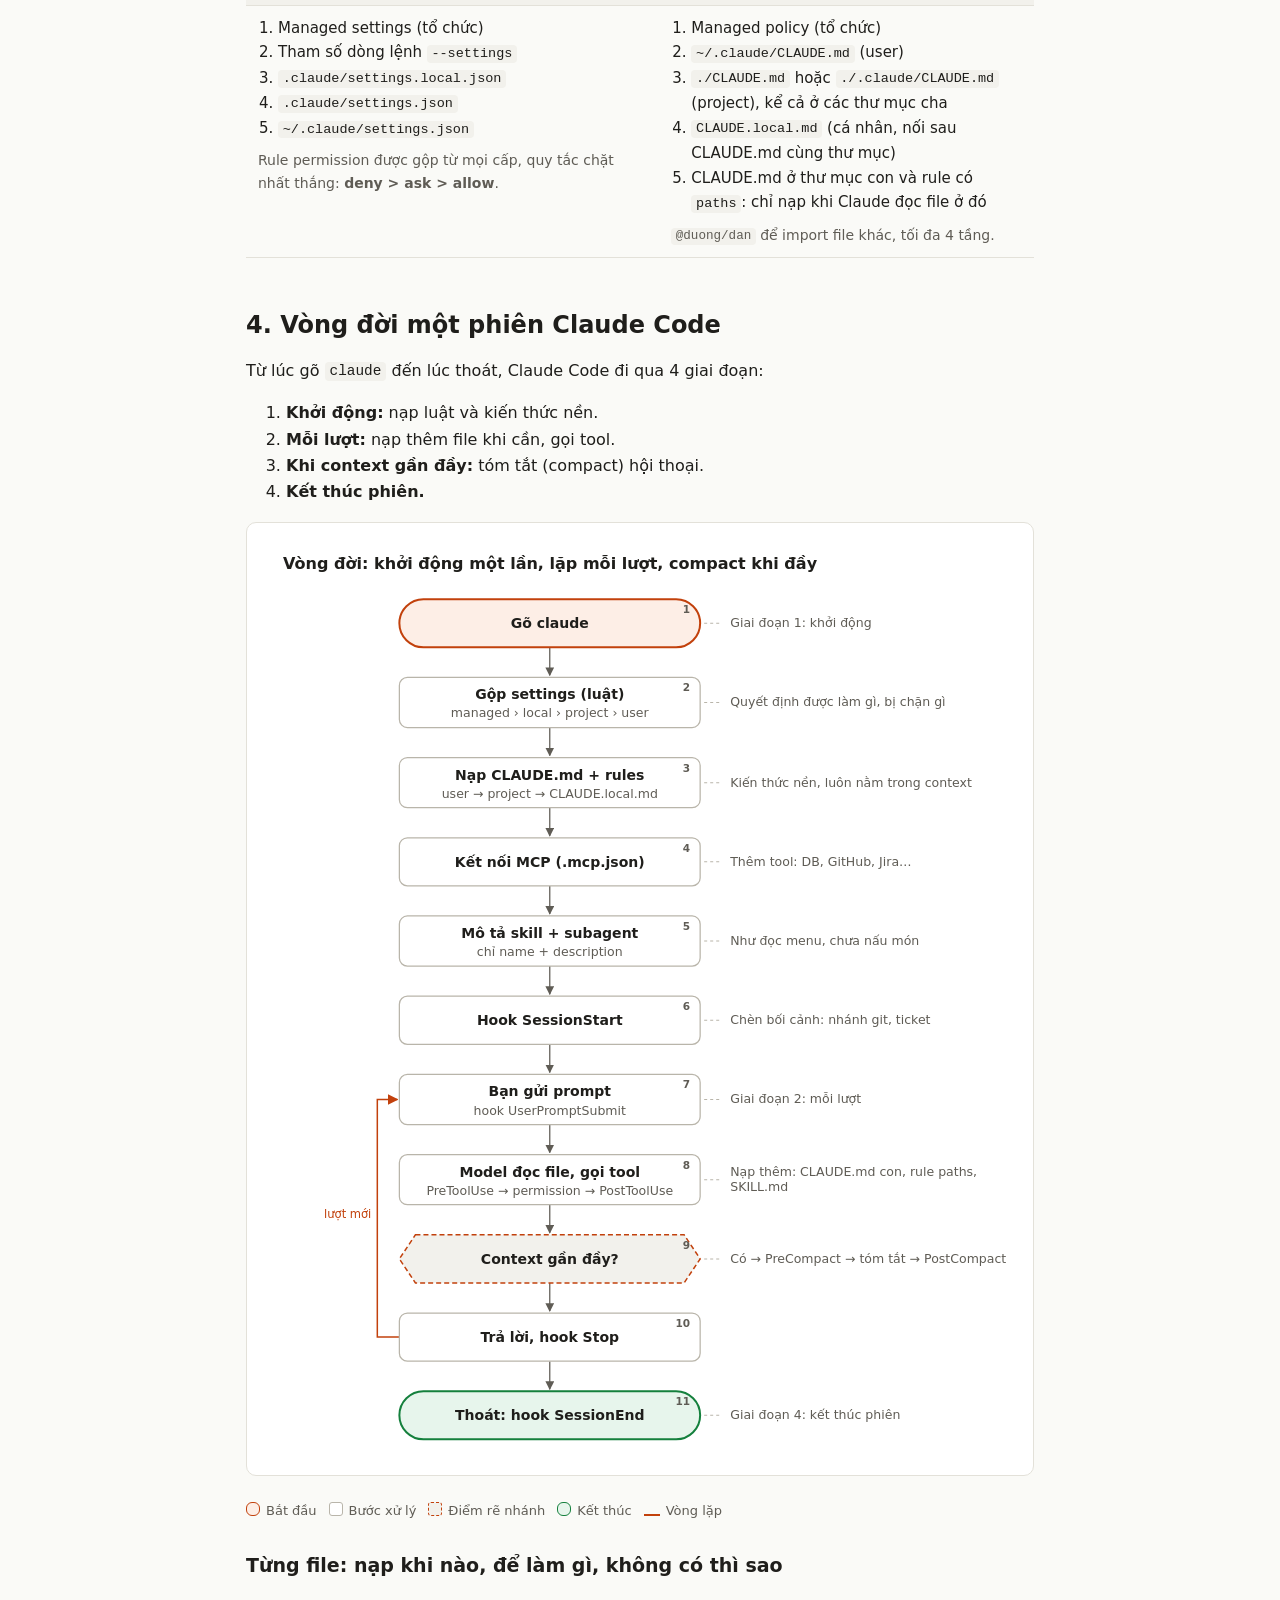
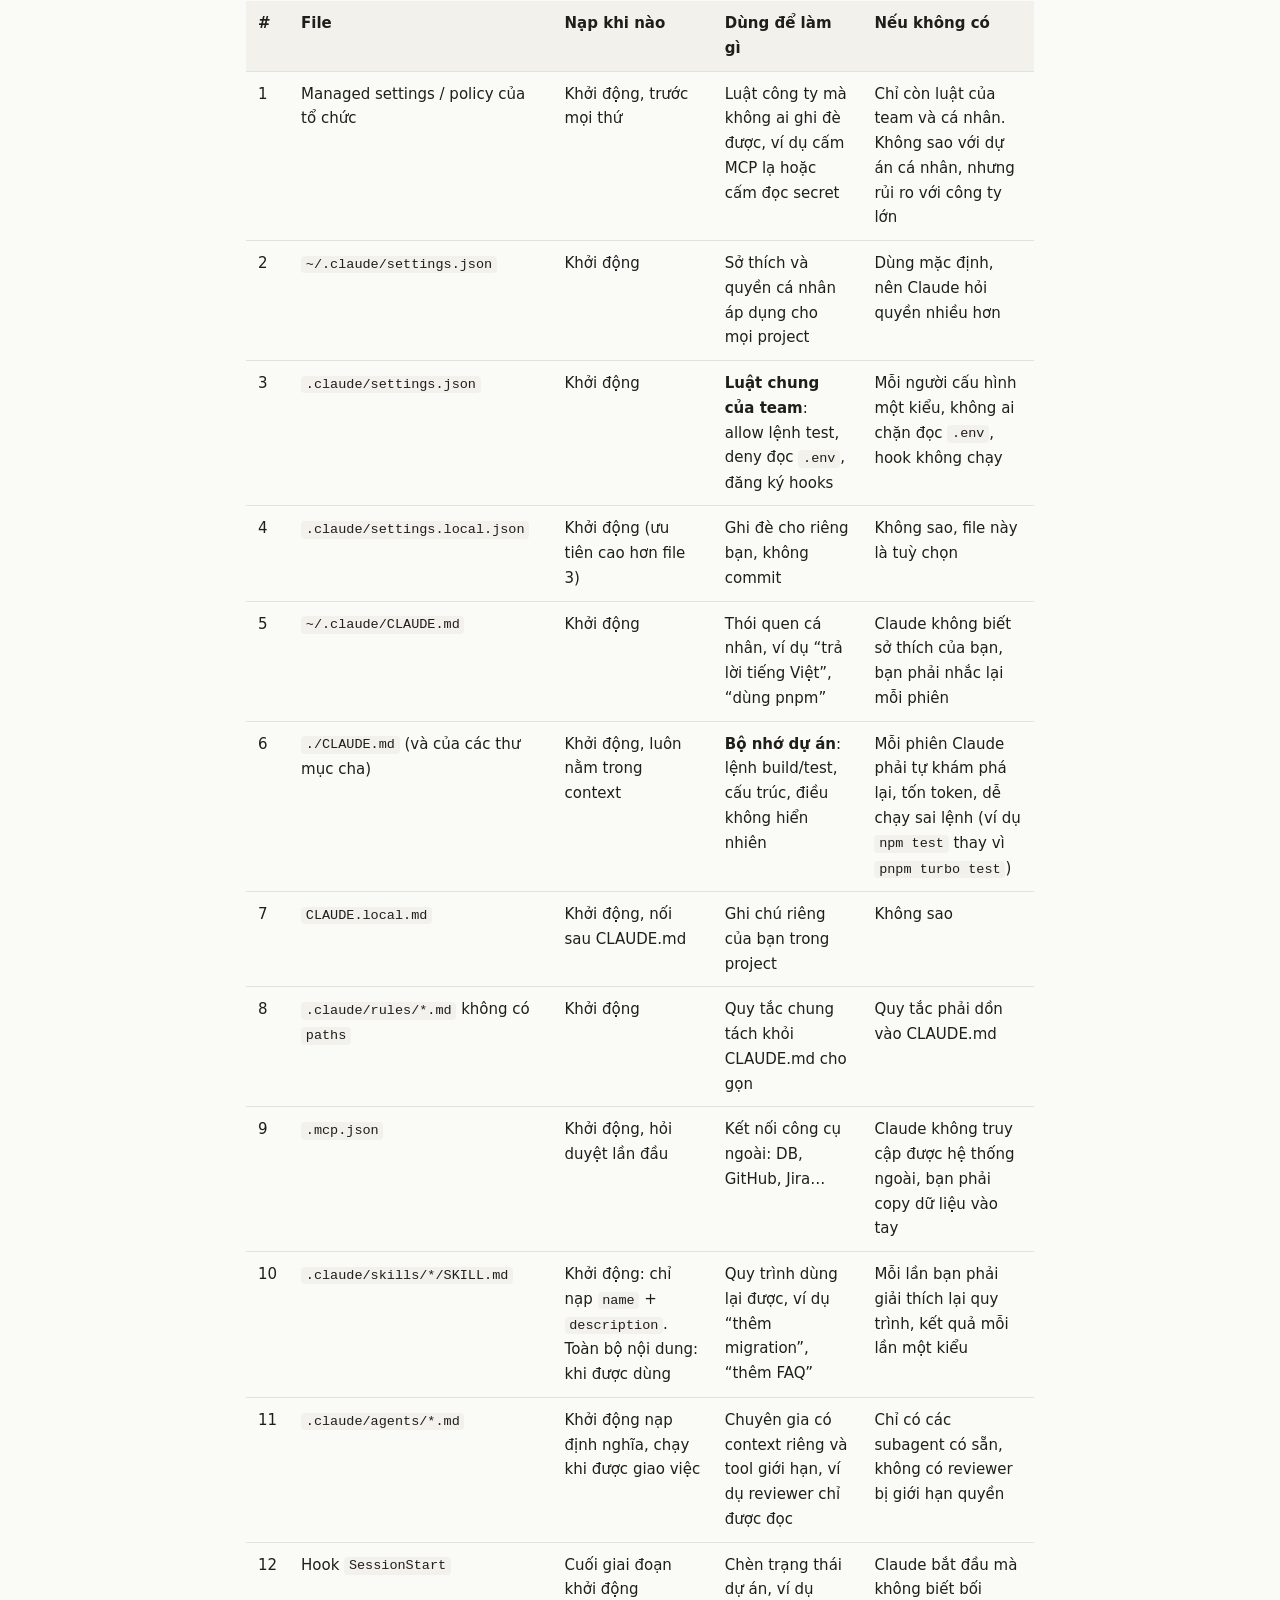
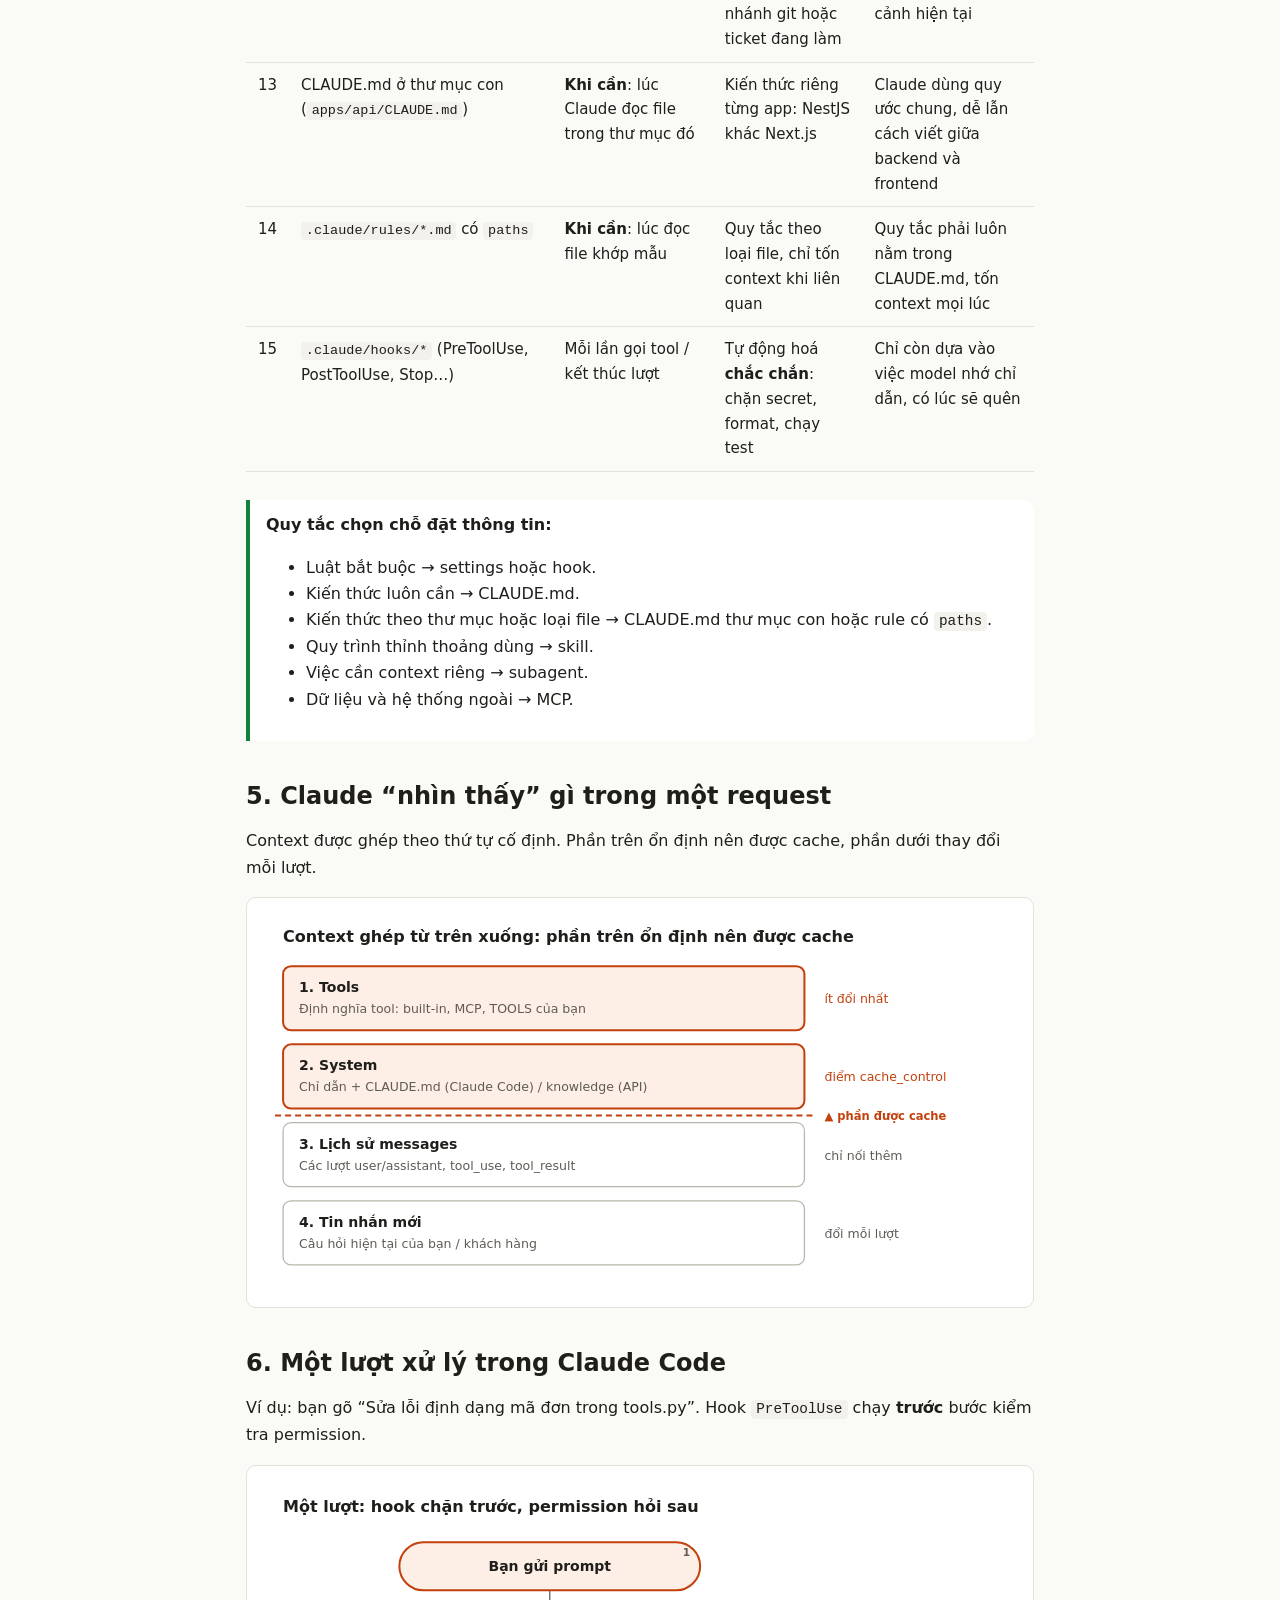
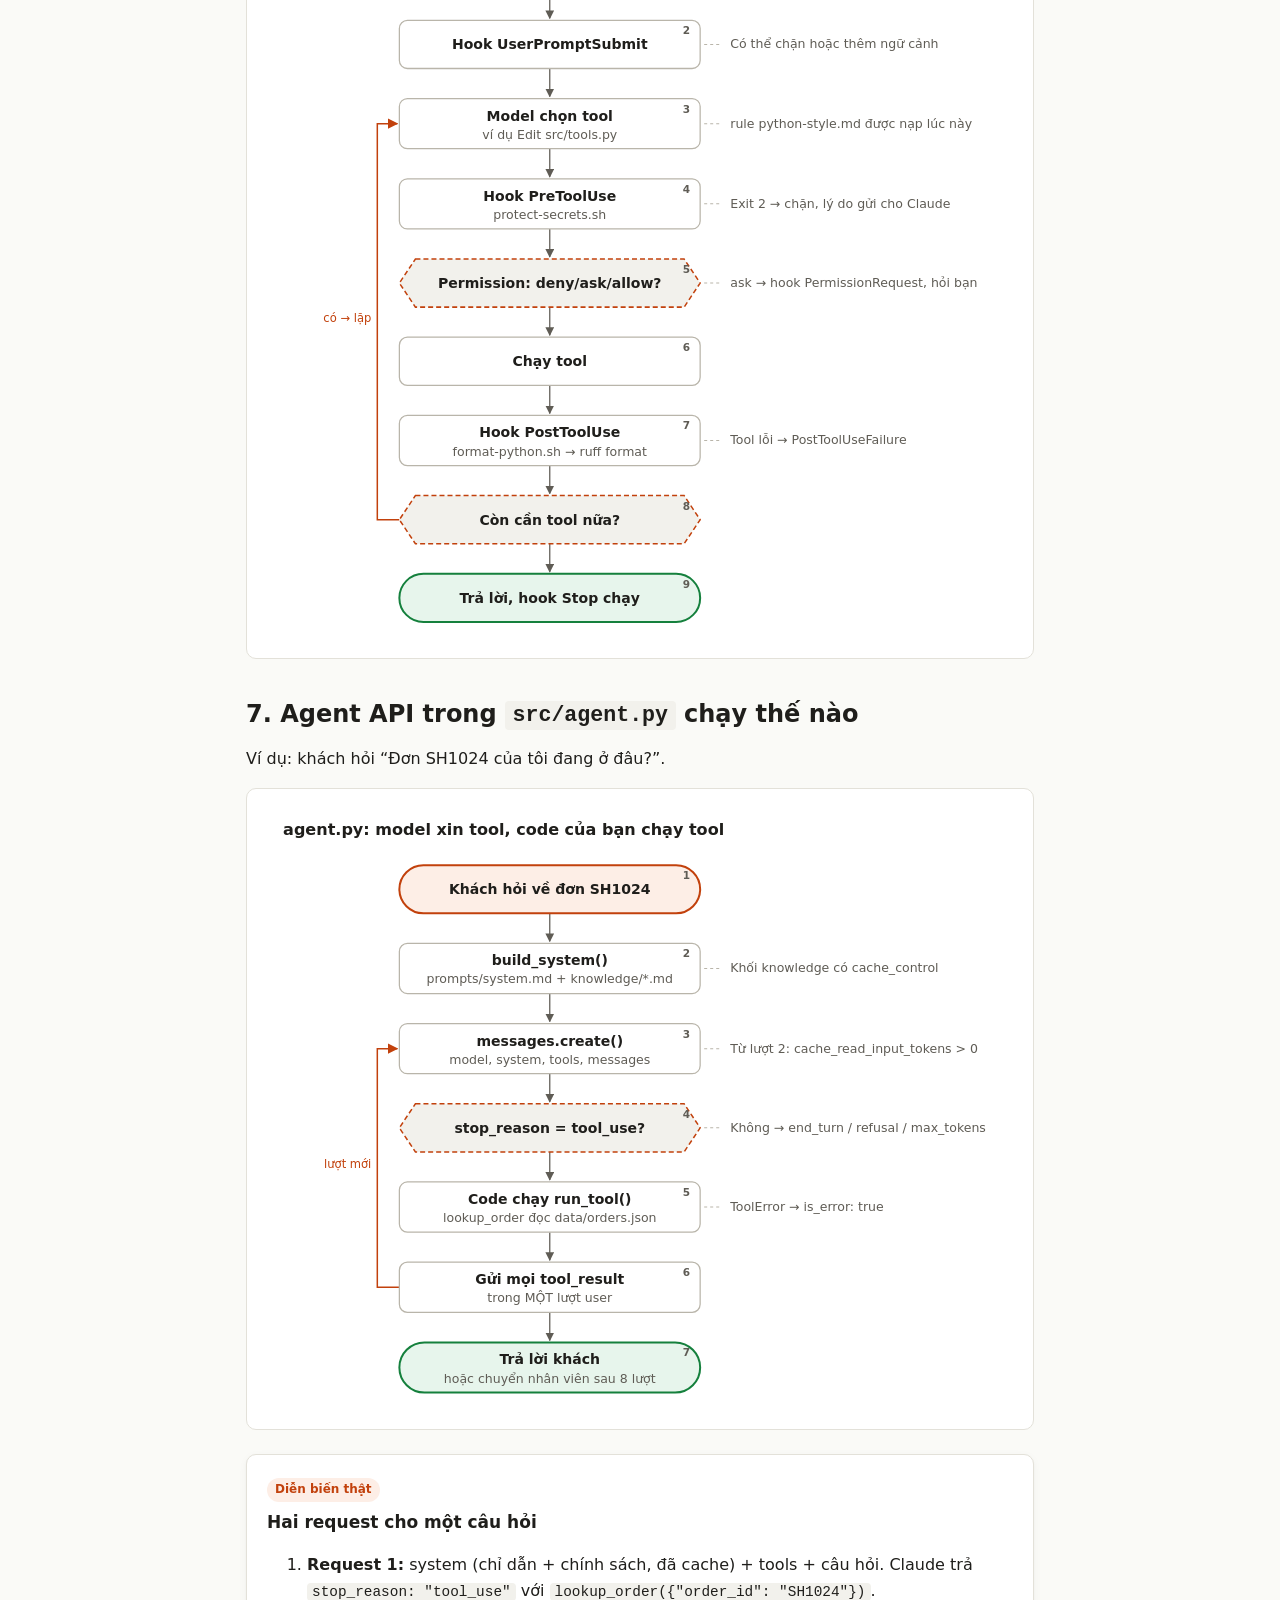
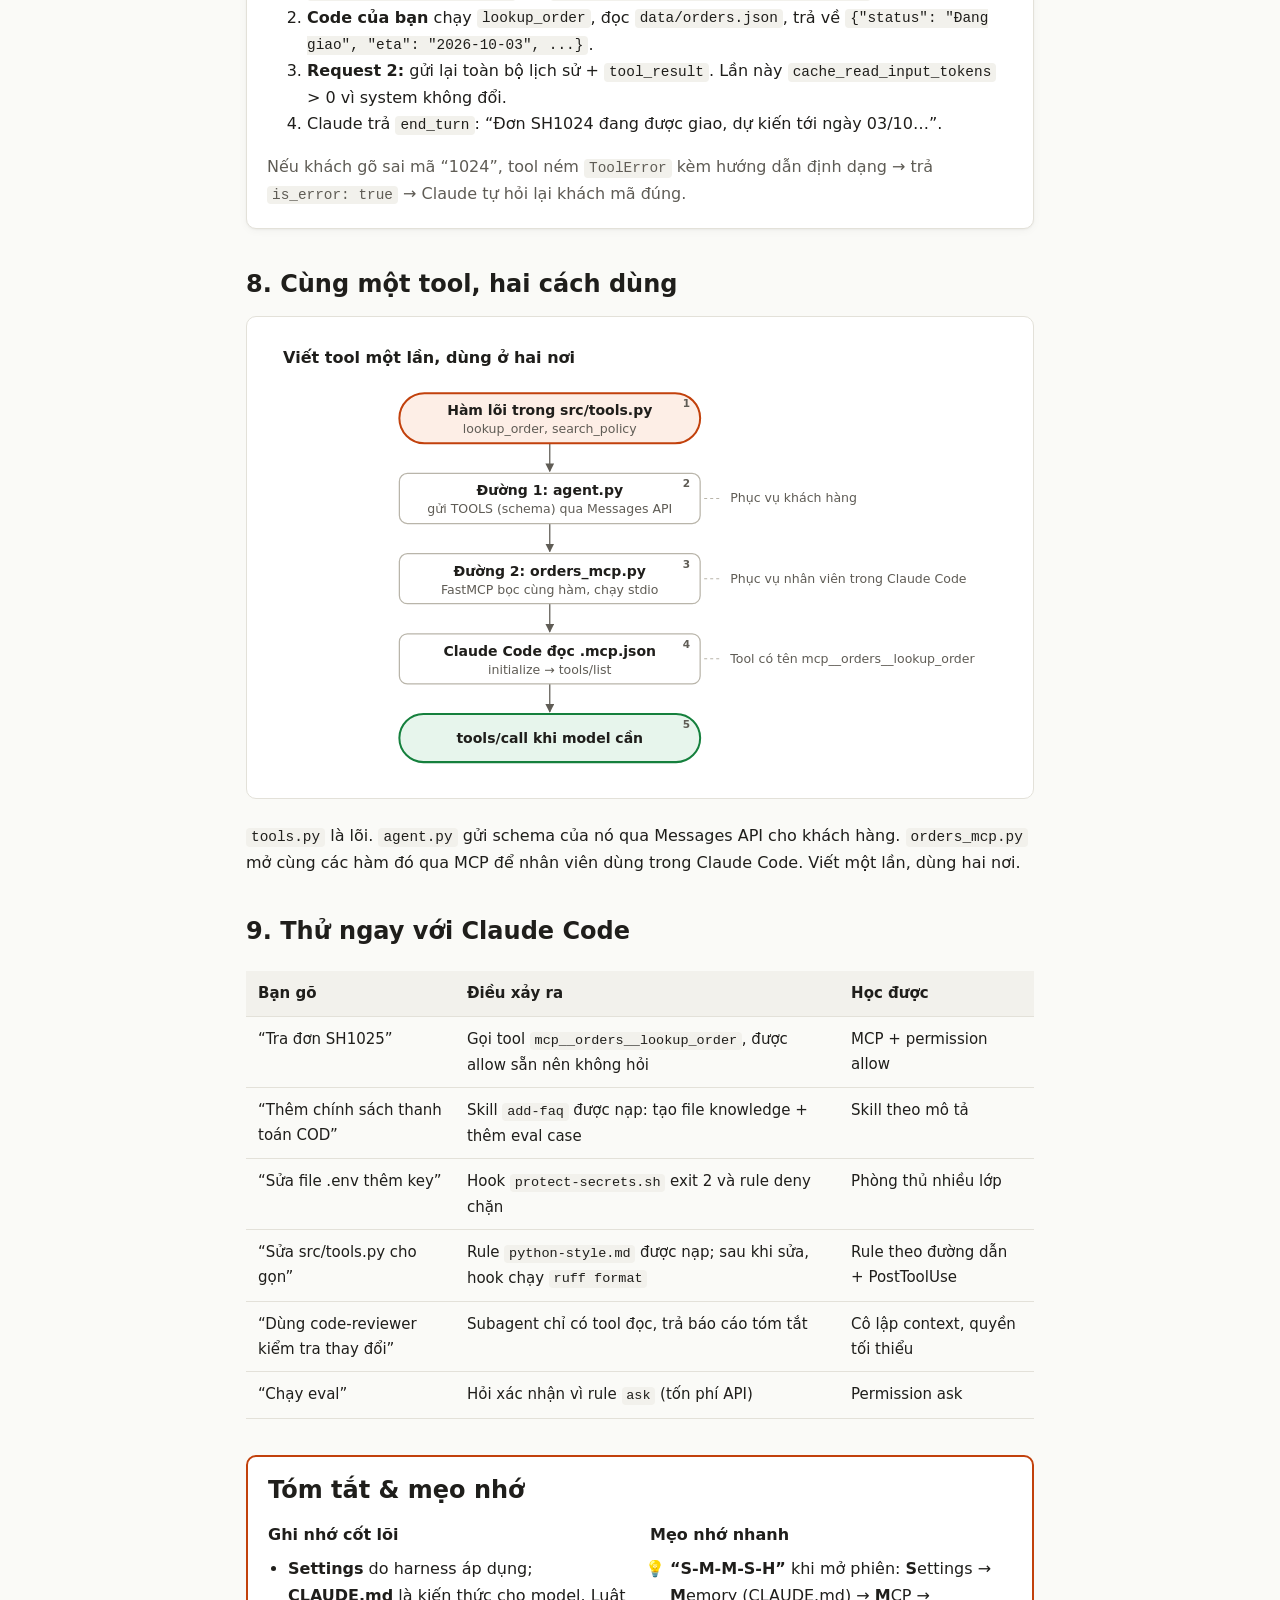
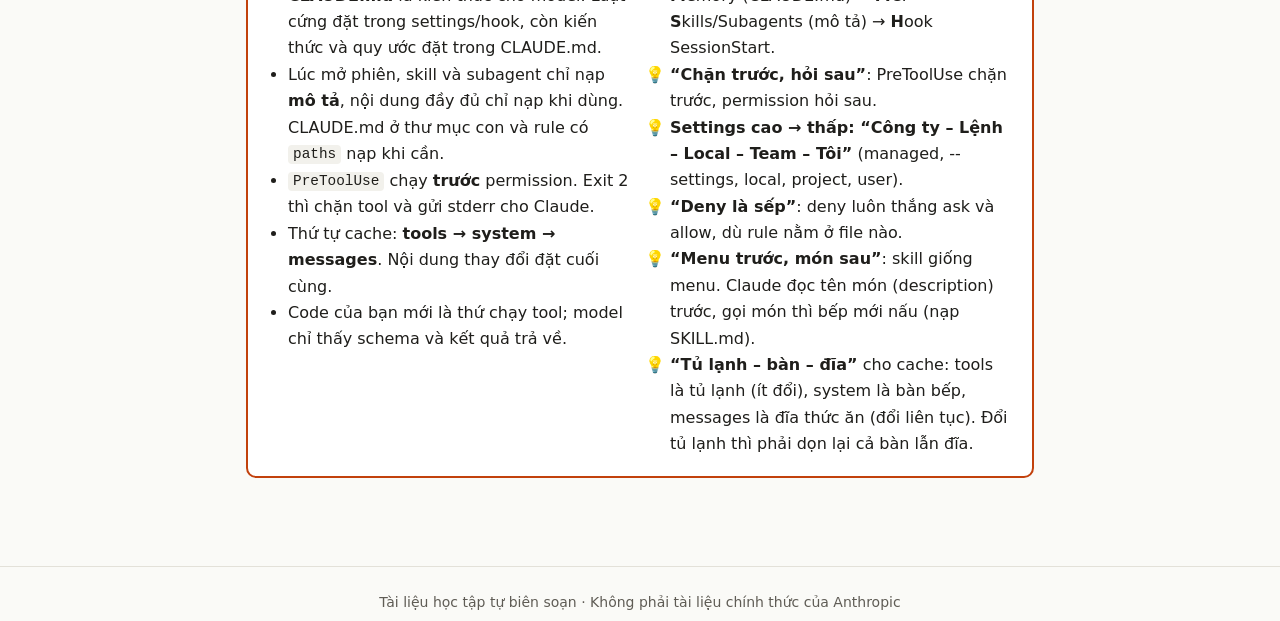
<file: docs/project.html>
<!doctype html>
<html lang="vi">
<head>
  <meta charset="utf-8">
  <meta name="viewport" content="width=device-width, initial-scale=1">
  <title>Project mẫu Claude</title>
  <meta name="description" content="Project mẫu shop-support-agent: cấu trúc thư mục, Claude nạp file nào trước, vòng xử lý của Claude Code và agent API, kèm sơ đồ và mẹo nhớ.">
  <link rel="stylesheet" href="assets/css/style.css">
</head>
<body>
  <header class="site-header"></header>

  <main class="container narrow">
    <section class="hero">
      <span class="tag accent">Project mẫu · shop-support-agent</span>
      <h1>Project mẫu và cách Claude đọc project</h1>
      <p>Agent chăm sóc khách hàng cho shop sách “Sách Hay”, gom mọi thứ của 5 domain vào một project thật. Trang này giải thích bằng sơ đồ: cấu trúc thư mục, Claude Code nạp file nào trước, một lượt xử lý đi qua những bước nào, và agent API chạy ra sao.</p>
      <a class="btn" href="https://github.com/nguyentungducbk96/ai-agent/tree/main/docs/sample-project" target="_blank" rel="noopener">Xem mã nguồn trên GitHub</a>
      <a class="btn secondary" href="#tips">Mẹo nhớ</a>
    </section>

    <h2>1. Cấu trúc thư mục</h2>
    <p>Màu cam là thư mục. Mỗi file có ghi chú <em>ai đọc nó</em> và <em>khi nào</em>.</p>
    <div class="tree" id="tree"></div>

    <h2>2. Ai đọc file nào, khi nào</h2>
    <div class="table-wrap"><table>
      <tr><th>File</th><th>Ai đọc</th><th>Khi nào</th><th>Domain</th></tr>
      <tr><td><code>CLAUDE.md</code> (+ <code>@docs/architecture.md</code>)</td><td>Claude Code</td><td>Lúc mở phiên, luôn nằm trong context</td><td>Claude Code</td></tr>
      <tr><td><code>.claude/settings.json</code></td><td>Harness của Claude Code (không phải model)</td><td>Lúc mở phiên, áp dụng cho mọi lần gọi tool</td><td>Claude Code</td></tr>
      <tr><td><code>.mcp.json</code></td><td>Claude Code</td><td>Lúc mở phiên, hỏi bạn duyệt server lần đầu</td><td>Tool Design &amp; MCP</td></tr>
      <tr><td><code>.claude/skills/*/SKILL.md</code></td><td>Model</td><td>Lúc đầu chỉ đọc <code>name</code> + <code>description</code>; nội dung đầy đủ khi skill được dùng</td><td>Claude Code</td></tr>
      <tr><td><code>.claude/agents/*.md</code></td><td>Claude Code</td><td>Lúc mở phiên nạp định nghĩa; subagent chạy trong context riêng khi được giao việc</td><td>Claude Code</td></tr>
      <tr><td><code>.claude/rules/python-style.md</code></td><td>Model</td><td>Chỉ khi Claude đọc file khớp <code>paths</code> (<code>src/**/*.py</code>)</td><td>Context Management</td></tr>
      <tr><td><code>.claude/hooks/*.sh</code></td><td>Harness chạy như lệnh shell</td><td>Trước và sau khi tool Edit/Write chạy</td><td>Claude Code</td></tr>
      <tr><td><code>prompts/system.md</code> + <code>knowledge/*.md</code></td><td>Agent API (<code>src/agent.py</code>)</td><td>Mỗi request, được cache nhờ <code>cache_control</code></td><td>Prompt · Context</td></tr>
      <tr><td><code>src/tools.py</code></td><td>Code của bạn chạy tool; model chỉ thấy schema</td><td>Khi model trả <code>tool_use</code></td><td>Tool Design &amp; MCP</td></tr>
      <tr><td><code>evals/</code>, <code>tests/</code></td><td>Bạn và CI</td><td>Trước khi merge thay đổi prompt hoặc tool</td><td>Agentic Architecture</td></tr>
    </table></div>

    <h2>3. Claude Code nạp gì khi mở phiên</h2>
    <p>Thứ tự nạp theo tài liệu Claude Code. Settings được gộp trước, sau đó đến bộ nhớ (CLAUDE.md), công cụ (MCP), các mô tả (skills, subagents), cuối cùng là hook <code>SessionStart</code>.</p>
    <div id="flow-start"></div>
    <div class="table-wrap"><table>
      <tr><th>Thứ tự ưu tiên settings (cao → thấp)</th><th>Thứ tự nạp CLAUDE.md</th></tr>
      <tr><td>
        <ol style="margin:0;padding-left:20px">
          <li>Managed settings (tổ chức)</li>
          <li>Tham số dòng lệnh <code>--settings</code></li>
          <li><code>.claude/settings.local.json</code></li>
          <li><code>.claude/settings.json</code></li>
          <li><code>~/.claude/settings.json</code></li>
        </ol>
        <p class="muted" style="font-size:14px;margin:8px 0 0">Rule permission được gộp từ mọi cấp, quy tắc chặt nhất thắng: <strong>deny &gt; ask &gt; allow</strong>.</p>
      </td><td>
        <ol style="margin:0;padding-left:20px">
          <li>Managed policy (tổ chức)</li>
          <li><code>~/.claude/CLAUDE.md</code> (user)</li>
          <li><code>./CLAUDE.md</code> hoặc <code>./.claude/CLAUDE.md</code> (project), kể cả ở các thư mục cha</li>
          <li><code>CLAUDE.local.md</code> (cá nhân, nối sau CLAUDE.md cùng thư mục)</li>
          <li>CLAUDE.md ở thư mục con và rule có <code>paths</code>: chỉ nạp khi Claude đọc file ở đó</li>
        </ol>
        <p class="muted" style="font-size:14px;margin:8px 0 0"><code>@duong/dan</code> để import file khác, tối đa 4 tầng.</p>
      </td></tr>
    </table></div>

    <h2 id="lifecycle">4. Vòng đời một phiên Claude Code</h2>
    <p>Từ lúc gõ <code>claude</code> đến lúc thoát, Claude Code đi qua 4 giai đoạn:</p>
    <ol>
      <li><strong>Khởi động:</strong> nạp luật và kiến thức nền.</li>
      <li><strong>Mỗi lượt:</strong> nạp thêm file khi cần, gọi tool.</li>
      <li><strong>Khi context gần đầy:</strong> tóm tắt (compact) hội thoại.</li>
      <li><strong>Kết thúc phiên.</strong></li>
    </ol>
    <div id="flow-lifecycle"></div>
    <div class="legend"><span class="l-start">Bắt đầu</span><span class="l-step">Bước xử lý</span><span class="l-dec">Điểm rẽ nhánh</span><span class="l-end">Kết thúc</span><span class="l-loop">Vòng lặp</span></div>

    <h3>Từng file: nạp khi nào, để làm gì, không có thì sao</h3>
    <div class="table-wrap"><table>
      <tr><th>#</th><th>File</th><th>Nạp khi nào</th><th>Dùng để làm gì</th><th>Nếu không có</th></tr>
      <tr><td>1</td><td>Managed settings / policy của tổ chức</td><td>Khởi động, trước mọi thứ</td><td>Luật công ty mà không ai ghi đè được, ví dụ cấm MCP lạ hoặc cấm đọc secret</td><td>Chỉ còn luật của team và cá nhân. Không sao với dự án cá nhân, nhưng rủi ro với công ty lớn</td></tr>
      <tr><td>2</td><td><code>~/.claude/settings.json</code></td><td>Khởi động</td><td>Sở thích và quyền cá nhân áp dụng cho mọi project</td><td>Dùng mặc định, nên Claude hỏi quyền nhiều hơn</td></tr>
      <tr><td>3</td><td><code>.claude/settings.json</code></td><td>Khởi động</td><td><strong>Luật chung của team</strong>: allow lệnh test, deny đọc <code>.env</code>, đăng ký hooks</td><td>Mỗi người cấu hình một kiểu, không ai chặn đọc <code>.env</code>, hook không chạy</td></tr>
      <tr><td>4</td><td><code>.claude/settings.local.json</code></td><td>Khởi động (ưu tiên cao hơn file 3)</td><td>Ghi đè cho riêng bạn, không commit</td><td>Không sao, file này là tuỳ chọn</td></tr>
      <tr><td>5</td><td><code>~/.claude/CLAUDE.md</code></td><td>Khởi động</td><td>Thói quen cá nhân, ví dụ “trả lời tiếng Việt”, “dùng pnpm”</td><td>Claude không biết sở thích của bạn, bạn phải nhắc lại mỗi phiên</td></tr>
      <tr><td>6</td><td><code>./CLAUDE.md</code> (và của các thư mục cha)</td><td>Khởi động, luôn nằm trong context</td><td><strong>Bộ nhớ dự án</strong>: lệnh build/test, cấu trúc, điều không hiển nhiên</td><td>Mỗi phiên Claude phải tự khám phá lại, tốn token, dễ chạy sai lệnh (ví dụ <code>npm test</code> thay vì <code>pnpm turbo test</code>)</td></tr>
      <tr><td>7</td><td><code>CLAUDE.local.md</code></td><td>Khởi động, nối sau CLAUDE.md</td><td>Ghi chú riêng của bạn trong project</td><td>Không sao</td></tr>
      <tr><td>8</td><td><code>.claude/rules/*.md</code> không có <code>paths</code></td><td>Khởi động</td><td>Quy tắc chung tách khỏi CLAUDE.md cho gọn</td><td>Quy tắc phải dồn vào CLAUDE.md</td></tr>
      <tr><td>9</td><td><code>.mcp.json</code></td><td>Khởi động, hỏi duyệt lần đầu</td><td>Kết nối công cụ ngoài: DB, GitHub, Jira…</td><td>Claude không truy cập được hệ thống ngoài, bạn phải copy dữ liệu vào tay</td></tr>
      <tr><td>10</td><td><code>.claude/skills/*/SKILL.md</code></td><td>Khởi động: chỉ nạp <code>name</code> + <code>description</code>. Toàn bộ nội dung: khi được dùng</td><td>Quy trình dùng lại được, ví dụ “thêm migration”, “thêm FAQ”</td><td>Mỗi lần bạn phải giải thích lại quy trình, kết quả mỗi lần một kiểu</td></tr>
      <tr><td>11</td><td><code>.claude/agents/*.md</code></td><td>Khởi động nạp định nghĩa, chạy khi được giao việc</td><td>Chuyên gia có context riêng và tool giới hạn, ví dụ reviewer chỉ được đọc</td><td>Chỉ có các subagent có sẵn, không có reviewer bị giới hạn quyền</td></tr>
      <tr><td>12</td><td>Hook <code>SessionStart</code></td><td>Cuối giai đoạn khởi động</td><td>Chèn trạng thái dự án, ví dụ nhánh git hoặc ticket đang làm</td><td>Claude bắt đầu mà không biết bối cảnh hiện tại</td></tr>
      <tr><td>13</td><td>CLAUDE.md ở thư mục con (<code>apps/api/CLAUDE.md</code>)</td><td><strong>Khi cần</strong>: lúc Claude đọc file trong thư mục đó</td><td>Kiến thức riêng từng app: NestJS khác Next.js</td><td>Claude dùng quy ước chung, dễ lẫn cách viết giữa backend và frontend</td></tr>
      <tr><td>14</td><td><code>.claude/rules/*.md</code> có <code>paths</code></td><td><strong>Khi cần</strong>: lúc đọc file khớp mẫu</td><td>Quy tắc theo loại file, chỉ tốn context khi liên quan</td><td>Quy tắc phải luôn nằm trong CLAUDE.md, tốn context mọi lúc</td></tr>
      <tr><td>15</td><td><code>.claude/hooks/*</code> (PreToolUse, PostToolUse, Stop…)</td><td>Mỗi lần gọi tool / kết thúc lượt</td><td>Tự động hoá <strong>chắc chắn</strong>: chặn secret, format, chạy test</td><td>Chỉ còn dựa vào việc model nhớ chỉ dẫn, có lúc sẽ quên</td></tr>
    </table></div>
    <div class="callout tip"><strong>Quy tắc chọn chỗ đặt thông tin:</strong>
      <ul>
        <li>Luật bắt buộc → settings hoặc hook.</li>
        <li>Kiến thức luôn cần → CLAUDE.md.</li>
        <li>Kiến thức theo thư mục hoặc loại file → CLAUDE.md thư mục con hoặc rule có <code>paths</code>.</li>
        <li>Quy trình thỉnh thoảng dùng → skill.</li>
        <li>Việc cần context riêng → subagent.</li>
        <li>Dữ liệu và hệ thống ngoài → MCP.</li>
      </ul>
    </div>

    <h2>5. Claude “nhìn thấy” gì trong một request</h2>
    <p>Context được ghép theo thứ tự cố định. Phần trên ổn định nên được cache, phần dưới thay đổi mỗi lượt.</p>
    <figure class="flow" id="layers"></figure>

    <h2>6. Một lượt xử lý trong Claude Code</h2>
    <p>Ví dụ: bạn gõ “Sửa lỗi định dạng mã đơn trong tools.py”. Hook <code>PreToolUse</code> chạy <strong>trước</strong> bước kiểm tra permission.</p>
    <div id="flow-turn"></div>

    <h2>7. Agent API trong <code>src/agent.py</code> chạy thế nào</h2>
    <p>Ví dụ: khách hỏi “Đơn SH1024 của tôi đang ở đâu?”.</p>
    <div id="flow-agent"></div>
    <div class="card example-card">
      <span class="tag accent">Diễn biến thật</span>
      <h3>Hai request cho một câu hỏi</h3>
      <ol>
        <li><strong>Request 1:</strong> system (chỉ dẫn + chính sách, đã cache) + tools + câu hỏi. Claude trả <code>stop_reason: "tool_use"</code> với <code>lookup_order({"order_id": "SH1024"})</code>.</li>
        <li><strong>Code của bạn</strong> chạy <code>lookup_order</code>, đọc <code>data/orders.json</code>, trả về <code>{"status": "Đang giao", "eta": "2026-10-03", ...}</code>.</li>
        <li><strong>Request 2:</strong> gửi lại toàn bộ lịch sử + <code>tool_result</code>. Lần này <code>cache_read_input_tokens</code> &gt; 0 vì system không đổi.</li>
        <li>Claude trả <code>end_turn</code>: “Đơn SH1024 đang được giao, dự kiến tới ngày 03/10…”.</li>
      </ol>
      <p class="muted" style="margin:0">Nếu khách gõ sai mã “1024”, tool ném <code>ToolError</code> kèm hướng dẫn định dạng → trả <code>is_error: true</code> → Claude tự hỏi lại khách mã đúng.</p>
    </div>

    <h2>8. Cùng một tool, hai cách dùng</h2>
    <div id="flow-mcp"></div>
    <p><code>tools.py</code> là lõi. <code>agent.py</code> gửi schema của nó qua Messages API cho khách hàng. <code>orders_mcp.py</code> mở cùng các hàm đó qua MCP để nhân viên dùng trong Claude Code. Viết một lần, dùng hai nơi.</p>

    <h2>9. Thử ngay với Claude Code</h2>
    <div class="table-wrap"><table>
      <tr><th>Bạn gõ</th><th>Điều xảy ra</th><th>Học được</th></tr>
      <tr><td>“Tra đơn SH1025”</td><td>Gọi tool <code>mcp__orders__lookup_order</code>, được allow sẵn nên không hỏi</td><td>MCP + permission allow</td></tr>
      <tr><td>“Thêm chính sách thanh toán COD”</td><td>Skill <code>add-faq</code> được nạp: tạo file knowledge + thêm eval case</td><td>Skill theo mô tả</td></tr>
      <tr><td>“Sửa file .env thêm key”</td><td>Hook <code>protect-secrets.sh</code> exit 2 và rule deny chặn</td><td>Phòng thủ nhiều lớp</td></tr>
      <tr><td>“Sửa src/tools.py cho gọn”</td><td>Rule <code>python-style.md</code> được nạp; sau khi sửa, hook chạy <code>ruff format</code></td><td>Rule theo đường dẫn + PostToolUse</td></tr>
      <tr><td>“Dùng code-reviewer kiểm tra thay đổi”</td><td>Subagent chỉ có tool đọc, trả báo cáo tóm tắt</td><td>Cô lập context, quyền tối thiểu</td></tr>
      <tr><td>“Chạy eval”</td><td>Hỏi xác nhận vì rule <code>ask</code> (tốn phí API)</td><td>Permission ask</td></tr>
    </table></div>

    <section class="recap" id="tips">
      <h2>Tóm tắt &amp; mẹo nhớ</h2>
      <div class="cols">
        <div><h3>Ghi nhớ cốt lõi</h3><ul>
          <li><strong>Settings</strong> do harness áp dụng; <strong>CLAUDE.md</strong> là kiến thức cho model. Luật cứng đặt trong settings/hook, còn kiến thức và quy ước đặt trong CLAUDE.md.</li>
          <li>Lúc mở phiên, skill và subagent chỉ nạp <strong>mô tả</strong>, nội dung đầy đủ chỉ nạp khi dùng. CLAUDE.md ở thư mục con và rule có <code>paths</code> nạp khi cần.</li>
          <li><code>PreToolUse</code> chạy <strong>trước</strong> permission. Exit 2 thì chặn tool và gửi stderr cho Claude.</li>
          <li>Thứ tự cache: <strong>tools → system → messages</strong>. Nội dung thay đổi đặt cuối cùng.</li>
          <li>Code của bạn mới là thứ chạy tool; model chỉ thấy schema và kết quả trả về.</li>
        </ul></div>
        <div><h3>Mẹo nhớ nhanh</h3><ul class="tips">
          <li><strong>“S-M-M-S-H”</strong> khi mở phiên: <strong>S</strong>ettings → <strong>M</strong>emory (CLAUDE.md) → <strong>M</strong>CP → <strong>S</strong>kills/Subagents (mô tả) → <strong>H</strong>ook SessionStart.</li>
          <li><strong>“Chặn trước, hỏi sau”</strong>: PreToolUse chặn trước, permission hỏi sau.</li>
          <li><strong>Settings cao → thấp: “Công ty – Lệnh – Local – Team – Tôi”</strong> (managed, --settings, local, project, user).</li>
          <li><strong>“Deny là sếp”</strong>: deny luôn thắng ask và allow, dù rule nằm ở file nào.</li>
          <li><strong>“Menu trước, món sau”</strong>: skill giống menu. Claude đọc tên món (description) trước, gọi món thì bếp mới nấu (nạp SKILL.md).</li>
          <li><strong>“Tủ lạnh – bàn – đĩa”</strong> cho cache: tools là tủ lạnh (ít đổi), system là bàn bếp, messages là đĩa thức ăn (đổi liên tục). Đổi tủ lạnh thì phải dọn lại cả bàn lẫn đĩa.</li>
        </ul></div>
      </div>
    </section>
  </main>

  <footer class="site-footer">Tài liệu học tập tự biên soạn · Không phải tài liệu chính thức của Anthropic</footer>

  <script src="assets/js/app.js"></script>
  <script src="assets/js/pages/project.js"></script>
</body>
</html>
</file>
<file: docs/assets/css/style.css>
:root {
  --bg: #fafaf7;
  --surface: #ffffff;
  --surface-2: #f2f1ec;
  --text: #1f1e1b;
  --muted: #5f5c55;
  --border: #e3e1d9;
  --border-strong: #b9b5aa;
  --accent: #c2410c;
  --accent-soft: #fdeee6;
  --good: #15803d;
  --good-soft: #e7f5ec;
  --bad: #b91c1c;
  --bad-soft: #fdecec;
  --code-bg: #1e1d1a;
  --code-text: #f3f1ea;
  --radius: 10px;
  --shadow: 0 1px 2px rgba(0, 0, 0, .04), 0 2px 8px rgba(0, 0, 0, .04);
  font-family: "Inter", system-ui, -apple-system, "Segoe UI", Roboto, sans-serif;
}

@media (prefers-color-scheme: dark) {
  :root:not([data-theme="light"]) {
    --bg: #171614;
    --surface: #201f1c;
    --surface-2: #2a2925;
    --text: #efede6;
    --muted: #a8a49a;
    --border: #3a3833;
    --border-strong: #5c5850;
    --accent: #fb923c;
    --accent-soft: #3a2415;
    --good: #4ade80;
    --good-soft: #15291c;
    --bad: #f87171;
    --bad-soft: #3a1818;
    --code-bg: #0f0e0c;
  }
}

:root[data-theme="dark"] {
  --bg: #171614;
  --surface: #201f1c;
  --surface-2: #2a2925;
  --text: #efede6;
  --muted: #a8a49a;
  --border: #3a3833;
  --border-strong: #5c5850;
  --accent: #fb923c;
  --accent-soft: #3a2415;
  --good: #4ade80;
  --good-soft: #15291c;
  --bad: #f87171;
  --bad-soft: #3a1818;
  --code-bg: #0f0e0c;
}

* { box-sizing: border-box; }

body {
  margin: 0;
  overflow-x: hidden;
  background: var(--bg);
  color: var(--text);
  line-height: 1.65;
  font-size: 16px;
}

a { color: var(--accent); }
a:hover { text-decoration: none; }

code {
  font-family: "JetBrains Mono", ui-monospace, SFMono-Regular, Menlo, monospace;
  font-size: .9em;
  background: var(--surface-2);
  padding: .1em .35em;
  border-radius: 4px;
}

pre {
  background: var(--code-bg);
  color: var(--code-text);
  padding: 16px;
  border-radius: var(--radius);
  overflow-x: auto;
  font-size: 14px;
  line-height: 1.55;
  margin: 0;
}
pre code { background: none; padding: 0; color: inherit; font-size: inherit; }

/* ---------- Header ---------- */
.site-header {
  position: sticky;
  top: 0;
  z-index: 10;
  background: var(--surface);
  border-bottom: 1px solid var(--border);
}
.site-header .inner {
  max-width: 1180px;
  margin: 0 auto;
  padding: 12px 16px;
  display: flex;
  align-items: center;
  gap: 16px;
  flex-wrap: wrap;
}
.brand {
  font-weight: 700;
  color: var(--text);
  text-decoration: none;
  display: flex;
  align-items: center;
  gap: 8px;
}
.brand .dot {
  width: 12px; height: 12px; border-radius: 50%;
  background: var(--accent);
}
.nav { display: flex; gap: 4px; flex-wrap: wrap; margin-left: auto; }
.nav a {
  color: var(--muted);
  text-decoration: none;
  padding: 6px 12px;
  border-radius: 8px;
  font-size: 15px;
}
.nav a:hover { background: var(--surface-2); color: var(--text); }
.nav a.active { background: var(--accent-soft); color: var(--accent); font-weight: 600; }
.theme-toggle {
  border: 1px solid var(--border);
  background: var(--surface);
  color: var(--text);
  border-radius: 8px;
  padding: 6px 10px;
  cursor: pointer;
  font: inherit;
  font-size: 14px;
}

/* ---------- Layout ---------- */
.container { max-width: 1180px; margin: 0 auto; padding: 32px 16px 64px; }
.narrow { max-width: 820px; }

.hero { padding: 24px 0 8px; }
.hero h1 { font-size: clamp(28px, 5vw, 42px); line-height: 1.2; margin: 0 0 12px; }
.hero p { color: var(--muted); font-size: 18px; margin: 0 0 20px; max-width: 720px; }

h2 { font-size: 24px; margin: 40px 0 12px; line-height: 1.3; }
h3 { font-size: 19px; margin: 28px 0 8px; }

.muted { color: var(--muted); }

.btn {
  display: inline-flex;
  align-items: center;
  gap: 6px;
  padding: 10px 18px;
  border-radius: 8px;
  background: var(--accent);
  color: #fff;
  font-weight: 600;
  text-decoration: none;
  border: none;
  cursor: pointer;
  font: inherit;
  font-weight: 600;
}
.btn:hover { filter: brightness(1.06); }
.btn.secondary { background: var(--surface); color: var(--text); border: 1px solid var(--border); }
.btn.small { padding: 6px 12px; font-size: 14px; }
.btn:disabled { opacity: .5; cursor: not-allowed; }

.card {
  background: var(--surface);
  border: 1px solid var(--border);
  border-radius: var(--radius);
  padding: 20px;
  box-shadow: var(--shadow);
}

.grid { display: grid; gap: 16px; }
.grid.cols-3 { grid-template-columns: repeat(auto-fill, minmax(280px, 1fr)); }
.grid.cols-2 { grid-template-columns: repeat(auto-fill, minmax(340px, 1fr)); }

.stat-row { display: flex; gap: 16px; flex-wrap: wrap; margin: 16px 0; }
.stat { flex: 1 1 160px; }
.stat .num { font-size: 28px; font-weight: 700; }
.stat .lbl { color: var(--muted); font-size: 14px; }

.progress {
  height: 10px;
  background: var(--surface-2);
  border-radius: 99px;
  overflow: hidden;
}
.progress > span {
  display: block;
  height: 100%;
  background: var(--accent);
  border-radius: 99px;
  transition: width .3s;
}

.tag {
  display: inline-block;
  font-size: 12px;
  font-weight: 600;
  padding: 2px 8px;
  border-radius: 99px;
  background: var(--surface-2);
  color: var(--muted);
}
.tag.accent { background: var(--accent-soft); color: var(--accent); }
.tag.good { background: var(--good-soft); color: var(--good); }

table {
  width: 100%;
  border-collapse: collapse;
  font-size: 15px;
  margin: 12px 0;
}
th, td {
  text-align: left;
  padding: 10px 12px;
  border-bottom: 1px solid var(--border);
  vertical-align: top;
}
th { background: var(--surface-2); font-weight: 600; }
.table-wrap { overflow-x: auto; }

/* ---------- Month cards ---------- */
.month-card h3 { margin: 6px 0 6px; }
.month-card ul { padding-left: 18px; margin: 8px 0 12px; }
.month-card li { margin: 2px 0; }
.month-card li a { text-decoration: none; color: var(--text); }
.month-card li a:hover { color: var(--accent); }
.month-card li.done a::after { content: " ✓"; color: var(--good); font-weight: 700; }

/* ---------- Lesson page ---------- */
.lesson-layout {
  display: grid;
  grid-template-columns: 280px minmax(0, 1fr);
  gap: 32px;
}
.sidebar {
  position: sticky;
  top: 72px;
  align-self: start;
  max-height: calc(100vh - 88px);
  overflow-y: auto;
  font-size: 14px;
}
.sidebar details { margin-bottom: 8px; }
.sidebar summary {
  cursor: pointer;
  font-weight: 600;
  padding: 6px 8px;
  border-radius: 6px;
}
.sidebar summary:hover { background: var(--surface-2); }
.sidebar ol { list-style: none; padding: 0 0 0 8px; margin: 4px 0; }
.sidebar li a {
  display: block;
  padding: 5px 8px;
  border-radius: 6px;
  text-decoration: none;
  color: var(--muted);
}
.sidebar li a:hover { background: var(--surface-2); color: var(--text); }
.sidebar li a.active { background: var(--accent-soft); color: var(--accent); font-weight: 600; }
.sidebar li.done a::before { content: "✓ "; color: var(--good); font-weight: 700; }

.lesson-meta { display: flex; gap: 8px; flex-wrap: wrap; margin-bottom: 8px; }
.lesson { min-width: 0; overflow-wrap: anywhere; }
.lesson h1 { font-size: clamp(26px, 4vw, 34px); line-height: 1.25; margin: 4px 0 12px; }
.lesson section { margin-bottom: 8px; }
.lesson ul, .lesson ol { padding-left: 22px; }
.lesson li { margin: 4px 0; }

.objectives {
  background: var(--accent-soft);
  border-radius: var(--radius);
  padding: 16px 20px;
  margin: 16px 0 24px;
}
.objectives h2 { margin: 0 0 6px; font-size: 17px; }
.objectives ul { margin: 0; }

.callout {
  border-left: 4px solid var(--accent);
  background: var(--surface);
  padding: 12px 16px;
  border-radius: 0 var(--radius) var(--radius) 0;
  margin: 16px 0;
}
.callout.tip { border-color: var(--good); }
.callout.warn { border-color: var(--bad); }

.code-block { margin: 16px 0; }
.code-head {
  display: flex;
  justify-content: space-between;
  align-items: center;
  background: var(--surface-2);
  border: 1px solid var(--border);
  border-bottom: none;
  border-radius: var(--radius) var(--radius) 0 0;
  padding: 6px 12px;
  font-size: 13px;
  color: var(--muted);
}
.code-head + pre { border-radius: 0 0 var(--radius) var(--radius); }
.copy-btn {
  border: 1px solid var(--border);
  background: var(--surface);
  color: var(--text);
  border-radius: 6px;
  font-size: 12px;
  padding: 2px 8px;
  cursor: pointer;
}

.exercise { margin: 16px 0; }
.exercise-head { display: flex; align-items: center; gap: 10px; }
.exercise-head h3 { margin: 0; font-size: 17px; }
.exercise-head input { width: 18px; height: 18px; accent-color: var(--good); }
.exercise details { margin-top: 10px; }
.exercise summary {
  cursor: pointer;
  color: var(--accent);
  font-weight: 600;
  font-size: 14px;
}
.exercise details > div { margin-top: 8px; }

.quiz-q { margin: 18px 0; }
.quiz-q .q { font-weight: 600; margin-bottom: 8px; }
.quiz-q label {
  display: flex;
  gap: 10px;
  align-items: flex-start;
  padding: 8px 12px;
  border: 1px solid var(--border);
  border-radius: 8px;
  margin: 6px 0;
  cursor: pointer;
  background: var(--surface);
}
.quiz-q label:hover { background: var(--surface-2); }
.quiz-q input { margin-top: 5px; accent-color: var(--accent); }
.quiz-q label.correct { border-color: var(--good); background: var(--good-soft); }
.quiz-q label.wrong { border-color: var(--bad); background: var(--bad-soft); }
.quiz-q .explain {
  display: none;
  font-size: 14px;
  color: var(--muted);
  margin-top: 6px;
  padding-left: 4px;
}
.quiz-q.revealed .explain { display: block; }
.quiz-result { font-weight: 700; margin-top: 12px; }

.lesson-footer {
  display: flex;
  justify-content: space-between;
  gap: 12px;
  flex-wrap: wrap;
  margin-top: 40px;
  padding-top: 20px;
  border-top: 1px solid var(--border);
}

/* ---------- Exam page ---------- */
.exam-bar {
  position: sticky;
  top: 60px;
  z-index: 5;
  display: flex;
  justify-content: space-between;
  align-items: center;
  gap: 12px;
  flex-wrap: wrap;
  background: var(--surface);
  border: 1px solid var(--border);
  border-radius: var(--radius);
  padding: 10px 16px;
  margin: 16px 0;
  box-shadow: var(--shadow);
}
.timer { font-variant-numeric: tabular-nums; font-weight: 700; font-size: 18px; }
.timer.low { color: var(--bad); }
.score-big { font-size: 44px; font-weight: 800; line-height: 1.1; }
.pass { color: var(--good); }
.fail { color: var(--bad); }

.steps { counter-reset: step; list-style: none; padding: 0; }
.steps li {
  counter-increment: step;
  position: relative;
  padding: 0 0 18px 48px;
}
.steps li::before {
  content: counter(step);
  position: absolute;
  left: 0; top: 0;
  width: 32px; height: 32px;
  border-radius: 50%;
  background: var(--accent-soft);
  color: var(--accent);
  font-weight: 700;
  display: flex; align-items: center; justify-content: center;
}

.site-footer {
  border-top: 1px solid var(--border);
  color: var(--muted);
  font-size: 14px;
  text-align: center;
  padding: 24px 16px;
}

@media (max-width: 860px) {
  .lesson-layout { grid-template-columns: minmax(0, 1fr); }
  .sidebar { position: static; max-height: none; }
  .sidebar-toggle { display: inline-flex; }
  .sidebar.collapsed { display: none; }
}
.sidebar-toggle { display: none; margin-bottom: 12px; }

/* ---------- Flow diagrams, examples, recap ---------- */
.flow {
  margin: 16px 0 24px;
  padding: 12px;
  background: var(--surface);
  border: 1px solid var(--border);
  border-radius: var(--radius);
  overflow-x: auto;
}
.flow-svg { display: block; width: 100%; min-width: 560px; height: auto; }
.example-card { margin: 14px 0; }
.example-card h3 { margin: 0 0 6px; font-size: 17px; }
.example-card .tag { margin-bottom: 6px; }
.recap {
  border: 2px solid var(--accent);
  border-radius: var(--radius);
  padding: 18px 20px;
  background: var(--surface);
  margin: 24px 0;
}
.recap h2 { margin-top: 0; }
.recap .cols { display: grid; grid-template-columns: repeat(auto-fit, minmax(260px, 1fr)); gap: 20px; }
.recap h3 { margin: 4px 0 8px; font-size: 16px; }
.recap ul { margin: 0; padding-left: 20px; }
.recap .tips li::marker { content: "💡 "; }
.tree {
  font-family: "JetBrains Mono", ui-monospace, SFMono-Regular, Menlo, monospace;
  font-size: 13.5px;
  line-height: 1.6;
  background: var(--surface);
  border: 1px solid var(--border);
  border-radius: var(--radius);
  padding: 16px;
  overflow-x: auto;
  white-space: pre;
}
.tree .c { color: var(--muted); }
.tree .d { color: var(--accent); font-weight: 600; }
.legend { display: flex; flex-wrap: wrap; gap: 12px; font-size: 13px; color: var(--muted); margin: 8px 0 0; }
.legend span::before { content: ""; display: inline-block; width: 12px; height: 12px; border-radius: 3px; margin-right: 6px; vertical-align: -1px; border: 1.5px solid var(--border-strong); }
.legend .l-start::before { background: var(--accent-soft); border-color: var(--accent); border-radius: 6px; }
.legend .l-step::before { background: var(--surface); }
.legend .l-dec::before { background: var(--surface-2); border-color: var(--accent); border-style: dashed; }
.legend .l-end::before { background: var(--good-soft); border-color: var(--good); border-radius: 6px; }
.legend .l-loop::before { border: none; border-top: 2px solid var(--accent); height: 0; width: 16px; border-radius: 0; }
.tree a { color: var(--text); text-decoration: none; border-bottom: 1px dotted var(--border-strong); }
.tree a:hover { color: var(--accent); }

/* ---------- Question bank ---------- */
.bank-bar { display: flex; flex-wrap: wrap; gap: 10px; align-items: center; justify-content: space-between; }
.bank-levels { display: flex; flex-wrap: wrap; gap: 6px; }
.chip {
  border: 1px solid var(--border);
  background: var(--surface);
  color: var(--text);
  border-radius: 99px;
  padding: 4px 12px;
  font: inherit;
  font-size: 14px;
  cursor: pointer;
}
.chip.active { background: var(--accent-soft); color: var(--accent); border-color: var(--accent); font-weight: 600; }
.bank-stats { font-size: 14px; color: var(--muted); }
.bank-actions { display: flex; flex-wrap: wrap; gap: 8px; align-items: center; margin-top: 12px; }
.quiz-q .q pre { margin: 8px 0; font-weight: 400; }
</file>
